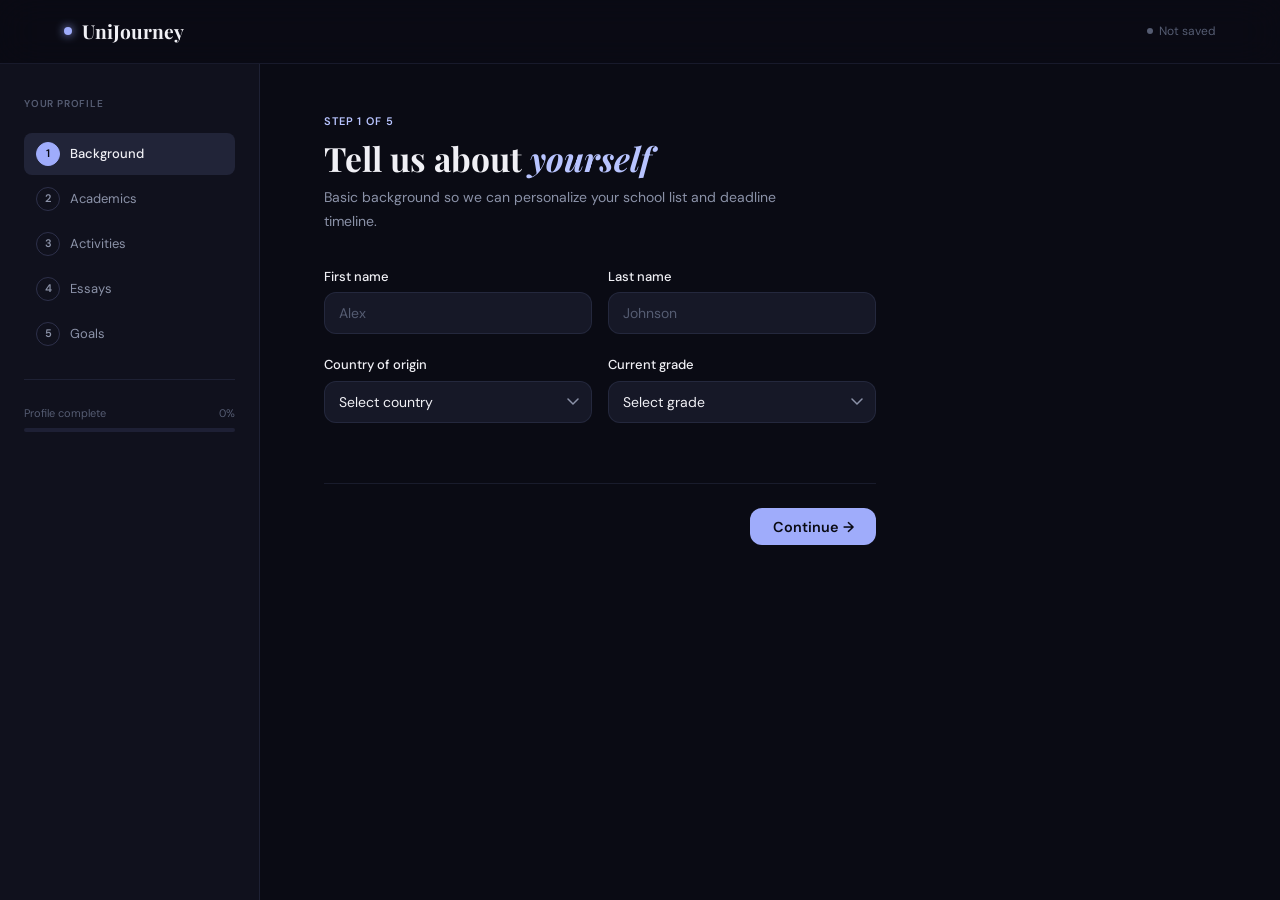
<file: profile.html>
<!DOCTYPE html>
<html lang="en">
<head>
<meta charset="UTF-8"/>
<meta name="viewport" content="width=device-width, initial-scale=1.0"/>
<title>UniJourney — Build Your Profile</title>
<link rel="preconnect" href="https://fonts.googleapis.com"/>
<link rel="preconnect" href="https://fonts.gstatic.com" crossorigin/>
<link href="https://fonts.googleapis.com/css2?family=Playfair+Display:ital,wght@0,500;0,700;1,500&family=DM+Sans:opsz,wght@9..40,300;9..40,400;9..40,500;9..40,600&display=swap" rel="stylesheet"/>
<link rel="stylesheet" href="style.css"/>
<style>
.page-layout {
  display: grid;
  grid-template-columns: 260px 1fr;
  min-height: calc(100vh - 64px);
}

/* ── Sidebar ─────────────────── */
.sidebar {
  background: var(--bg2);
  border-right: 1px solid var(--border);
  padding: 2rem 1.5rem;
  position: sticky; top: 64px;
  height: calc(100vh - 64px);
  overflow-y: auto;
}
.sidebar-title {
  font-size: 10px; font-weight: 600;
  text-transform: uppercase; letter-spacing: .08em;
  color: var(--slate-dim); margin-bottom: 1.25rem;
}
.step-nav { list-style: none; display: flex; flex-direction: column; gap: 3px; }
.step-nav-item {
  display: flex; align-items: center; gap: 10px;
  padding: 9px 12px; border-radius: 8px;
  cursor: pointer; transition: background .15s;
}
.step-nav-item:hover { background: rgba(159,172,251,0.06); }
.step-nav-item.active { background: var(--pri-dim); }
.step-nav-item.done .sni-circle { background: var(--green); border-color: var(--green); color: #fff; }
.step-nav-item.active .sni-circle { background: var(--pri); border-color: var(--pri); color: #0A0B14; }
.sni-circle {
  width: 24px; height: 24px; border-radius: 50%;
  border: 1px solid var(--border-mid);
  display: flex; align-items: center; justify-content: center;
  font-size: 11px; font-weight: 600; color: var(--slate);
  flex-shrink: 0; transition: all .2s;
}
.sni-label { font-size: 13px; color: var(--slate); transition: color .15s; }
.step-nav-item.active .sni-label { color: var(--white); font-weight: 500; }
.sidebar-divider { height: 1px; background: var(--border); margin: 1.5rem 0; }
.completeness-label {
  font-size: 11px; color: var(--slate-dim);
  display: flex; justify-content: space-between; margin-bottom: 6px;
}
.completeness-track {
  height: 4px; background: var(--bg4); border-radius: 2px; overflow: hidden;
}
.completeness-fill {
  height: 100%; background: var(--pri);
  border-radius: 2px; transition: width .4s ease; width: 0%;
}

/* ── Main content ────────────── */
.main-content {
  padding: 3rem clamp(2rem, 5vw, 4rem);
  max-width: 680px;
}
.step-panel { display: none; }
.step-panel.active { display: block; }
.step-eyebrow { font-size: 11px; font-weight: 600; text-transform: uppercase; letter-spacing: .08em; color: var(--pri-soft); margin-bottom: .5rem; }
.step-title { font-family: 'Playfair Display', serif; font-size: clamp(1.6rem, 3vw, 2.1rem); font-weight: 700; color: var(--white); margin-bottom: .5rem; }
.step-title em { font-style: italic; color: var(--pri-soft); }
.step-desc { font-size: 14px; color: var(--slate); line-height: 1.7; margin-bottom: 2rem; max-width: 500px; }
.form-section { font-size: 10px; font-weight: 600; text-transform: uppercase; letter-spacing: .08em; color: var(--slate-dim); padding-bottom: .5rem; border-bottom: 1px solid var(--border); margin: 2rem 0 1.25rem; }
.step-actions {
  display: flex; justify-content: space-between; align-items: center;
  margin-top: 2.5rem; padding-top: 1.5rem; border-top: 1px solid var(--border);
}

/* ── Activity rows ───────────── */
.activity-list { display: flex; flex-direction: column; gap: 8px; margin-bottom: 12px; }
.activity-row {
  background: var(--bg3); border: 1px solid var(--border);
  border-radius: 10px; padding: 10px 14px;
  display: grid; grid-template-columns: 1fr 1fr 90px 32px; gap: 8px; align-items: center;
}
.activity-row input, .activity-row select {
  font-family: 'DM Sans', sans-serif; font-size: 13px;
  background: var(--bg4); color: var(--white);
  border: 1px solid var(--border); border-radius: 6px;
  padding: 7px 10px; outline: none; width: 100%;
  transition: border-color .2s;
}
.activity-row input:focus, .activity-row select:focus { border-color: var(--pri); }
.activity-row select {
  background-image: url("data:image/svg+xml,%3Csvg xmlns='http://www.w3.org/2000/svg' width='10' height='6' viewBox='0 0 10 6'%3E%3Cpath d='M1 1l4 4 4-4' stroke='%238B92A8' stroke-width='1.5' fill='none' stroke-linecap='round'/%3E%3C/svg%3E");
  background-repeat: no-repeat; background-position: right 8px center;
  padding-right: 26px; appearance: none; cursor: pointer;
}
.del-btn {
  background: none; border: none; cursor: pointer;
  color: var(--slate-dim); font-size: 18px; line-height: 1;
  display: flex; align-items: center; justify-content: center;
  transition: color .15s; border-radius: 4px;
}
.del-btn:hover { color: var(--red); }
.add-btn {
  display: inline-flex; align-items: center; gap: 6px;
  font-size: 13px; font-weight: 500; color: var(--pri-soft);
  cursor: pointer; background: none; border: none;
  font-family: 'DM Sans', sans-serif; padding: 4px 0; transition: color .15s;
}
.add-btn:hover { color: var(--pri); }
.word-counter { font-size: 11px; color: var(--slate-dim); text-align: right; margin-top: 4px; }
.word-counter.over { color: var(--red); }
.info-box {
  background: var(--bg3); border: 1px solid var(--border);
  border-left: 3px solid var(--pri); border-radius: 0 8px 8px 0;
  padding: 12px 14px; font-size: 13px; color: var(--slate);
  line-height: 1.65; margin-bottom: 1.25rem;
}

/* ── Finish screen ───────────── */
.finish-wrap { text-align: center; padding: 4rem 1rem; }
.finish-icon {
  width: 64px; height: 64px; border-radius: 50%;
  background: var(--green-dim); margin: 0 auto 1.5rem;
  display: flex; align-items: center; justify-content: center;
}
.finish-icon svg { width: 28px; height: 28px; stroke: var(--green); fill: none; stroke-width: 2; stroke-linecap: round; stroke-linejoin: round; }
.finish-chips { display: flex; flex-wrap: wrap; gap: 8px; justify-content: center; margin: 1.5rem 0 2rem; }
.finish-chip { background: var(--bg3); border: 1px solid var(--border); border-radius: 8px; padding: 6px 14px; font-size: 13px; color: var(--slate); }
.save-status { font-size: 12px; color: var(--slate-dim); display: flex; align-items: center; gap: 6px; }
.save-dot { width: 6px; height: 6px; border-radius: 50%; background: var(--green); }

@media (max-width: 768px) {
  .page-layout { grid-template-columns: 1fr; }
  .sidebar { display: none; }
  .main-content { padding: 2rem 1.25rem; }
  .activity-row { grid-template-columns: 1fr 32px; grid-template-rows: auto auto auto; }
}
</style>
</head>
<body>

<nav>
  <a href="index.html" class="logo"><span class="logo-dot"></span>UniJourney</a>
  <div class="save-status" id="saveStatus">
    <span class="save-dot" id="saveDot" style="background:var(--slate-dim)"></span>
    <span id="saveText">Not saved</span>
  </div>
</nav>

<div class="page-layout">
  <aside class="sidebar">
    <div class="sidebar-title">Your profile</div>
    <ul class="step-nav" id="stepNav">
      <li class="step-nav-item active" onclick="goToStep(0)"><div class="sni-circle">1</div><span class="sni-label">Background</span></li>
      <li class="step-nav-item" onclick="goToStep(1)"><div class="sni-circle">2</div><span class="sni-label">Academics</span></li>
      <li class="step-nav-item" onclick="goToStep(2)"><div class="sni-circle">3</div><span class="sni-label">Activities</span></li>
      <li class="step-nav-item" onclick="goToStep(3)"><div class="sni-circle">4</div><span class="sni-label">Essays</span></li>
      <li class="step-nav-item" onclick="goToStep(4)"><div class="sni-circle">5</div><span class="sni-label">Goals</span></li>
    </ul>
    <div class="sidebar-divider"></div>
    <div class="completeness-label">
      <span>Profile complete</span><span id="completeNum">0%</span>
    </div>
    <div class="completeness-track">
      <div class="completeness-fill" id="completeFill"></div>
    </div>
  </aside>

  <main class="main-content">

    <!-- Step 0: Background -->
    <div class="step-panel active" id="panel-0">
      <p class="step-eyebrow">Step 1 of 5</p>
      <h1 class="step-title">Tell us about <em>yourself</em></h1>
      <p class="step-desc">Basic background so we can personalize your school list and deadline timeline.</p>
      <div class="grid-2">
        <div class="field"><label>First name</label><input id="firstName" placeholder="Alex"/></div>
        <div class="field"><label>Last name</label><input id="lastName" placeholder="Johnson"/></div>
      </div>
      <div class="grid-2">
        <div class="field">
          <label>Country of origin</label>
          <select id="country">
            <option value="">Select country</option>
            <option>Kazakhstan</option><option>China</option><option>India</option>
            <option>South Korea</option><option>Russia</option><option>Ukraine</option>
            <option>Turkey</option><option>Brazil</option><option>Nigeria</option>
            <option>Pakistan</option><option>Bangladesh</option><option>Vietnam</option>
            <option>Mexico</option><option>Canada</option><option>Other</option>
          </select>
        </div>
        <div class="field">
          <label>Current grade</label>
          <select id="grade">
            <option value="">Select grade</option>
            <option>9th Grade</option><option>10th Grade</option>
            <option>11th Grade</option><option>12th Grade</option>
          </select>
        </div>
      </div>
      <div class="step-actions">
        <span></span>
        <button class="btn btn-primary" onclick="nextStep()">Continue →</button>
      </div>
    </div>

    <!-- Step 1: Academics -->
    <div class="step-panel" id="panel-1">
      <p class="step-eyebrow">Step 2 of 5</p>
      <h1 class="step-title">Your <em>academic</em> profile</h1>
      <p class="step-desc">Enter your scores. If you haven't taken a test yet, leave it blank — we'll still calculate your chances test-optionally.</p>
      <div class="form-section">Test scores</div>
      <div class="grid-2">
        <div class="field"><label>SAT score</label><div class="hint">Out of 1600</div><input type="number" id="sat" placeholder="e.g. 1380" min="400" max="1600"/></div>
        <div class="field"><label>ACT score</label><div class="hint">Out of 36</div><input type="number" id="act" placeholder="e.g. 31" min="1" max="36"/></div>
      </div>
      <div class="form-section">Academic record</div>
      <div class="grid-2">
        <div class="field"><label>GPA (unweighted)</label><div class="hint">Out of 4.0</div><input type="number" id="gpa" placeholder="e.g. 3.7" min="0" max="4.0" step="0.1"/></div>
        <div class="field">
          <label>Grading scale</label>
          <select id="gradingScale">
            <option>4.0 (US standard)</option>
            <option>5.0 scale</option>
            <option>100-point scale</option>
            <option>Letter grades</option>
            <option>IB points</option>
          </select>
        </div>
      </div>
      <div class="form-section">English proficiency</div>
      <div class="grid-2">
        <div class="field"><label>IELTS score</label><div class="hint">Overall band score</div><input type="number" id="ielts" placeholder="e.g. 7.0" min="0" max="9" step="0.5"/></div>
        <div class="field"><label>TOEFL score</label><div class="hint">iBT total score</div><input type="number" id="toefl" placeholder="e.g. 105" min="0" max="120"/></div>
      </div>
      <div class="info-box">If you are a native English speaker or attend an English-medium school, you may be exempt from IELTS/TOEFL. Check each school's policy individually.</div>
      <div class="step-actions">
        <button class="btn btn-ghost" onclick="prevStep()">← Back</button>
        <button class="btn btn-primary" onclick="nextStep()">Continue →</button>
      </div>
    </div>

    <!-- Step 2: Activities -->
    <div class="step-panel" id="panel-2">
      <p class="step-eyebrow">Step 3 of 5</p>
      <h1 class="step-title">Extracurricular <em>activities</em></h1>
      <p class="step-desc">List clubs, competitions, volunteering, sports, research, or work. Up to 8 activities. The more detail, the better your EC score.</p>
      <div class="activity-list" id="activityList"></div>
      <button class="add-btn" onclick="addActivity()">+ Add activity</button>
      <div class="step-actions">
        <button class="btn btn-ghost" onclick="prevStep()">← Back</button>
        <button class="btn btn-primary" onclick="nextStep()">Continue →</button>
      </div>
    </div>

    <!-- Step 3: Essays -->
    <div class="step-panel" id="panel-3">
      <p class="step-eyebrow">Step 4 of 5</p>
      <h1 class="step-title">Personal <em>statement</em></h1>
      <p class="step-desc">Paste your CommonApp essay or a draft. We use this to score your essay quality as part of the chance calculation. Aim for 500–650 words.</p>
      <div class="field">
        <label>Personal statement</label>
        <div class="hint">CommonApp essay — 650 word limit</div>
        <textarea id="personalStatement" rows="12" placeholder="Paste your personal statement here..." oninput="countWords('personalStatement','psCount',650)"></textarea>
        <div class="word-counter" id="psCount">0 / 650 words</div>
      </div>
      <div class="field">
        <label>Why this major? <span style="color:var(--slate-dim);font-weight:400;">(optional)</span></label>
        <textarea id="whyMajor" rows="4" placeholder="Why do you want to study your intended major?" oninput="countWords('whyMajor','wmCount',300)"></textarea>
        <div class="word-counter" id="wmCount">0 / 300 words</div>
      </div>
      <div class="step-actions">
        <button class="btn btn-ghost" onclick="prevStep()">← Back</button>
        <button class="btn btn-primary" onclick="nextStep()">Continue →</button>
      </div>
    </div>

    <!-- Step 4: Goals -->
    <div class="step-panel" id="panel-4">
      <p class="step-eyebrow">Step 5 of 5 — Last one!</p>
      <h1 class="step-title">Goals & <em>preferences</em></h1>
      <p class="step-desc">Help us filter your school list by what matters most to you.</p>
      <div class="field">
        <label>Intended major</label>
        <select id="major">
          <option value="">Select area of study</option>
          <option>Computer Science / Software Engineering</option>
          <option>Electrical / Computer Engineering</option>
          <option>Mechanical / Civil / Aerospace Engineering</option>
          <option>Business / Finance / Economics</option>
          <option>Data Science / AI / Machine Learning</option>
          <option>Biology / Pre-Med / Public Health</option>
          <option>Mathematics / Statistics</option>
          <option>Physics / Chemistry</option>
          <option>Political Science / International Relations</option>
          <option>Psychology / Cognitive Science</option>
          <option>Arts & Design</option>
          <option>Undecided / Liberal Arts</option>
        </select>
      </div>
      <div class="field">
        <label>Annual budget (tuition)</label>
        <select id="budget">
          <option value="">Select budget range</option>
          <option>Under $20,000 / year</option>
          <option>$20,000 – $40,000 / year</option>
          <option>$40,000 – $60,000 / year</option>
          <option>$60,000+ / year (any cost)</option>
        </select>
      </div>
      <div class="field">
        <label>Application timeline</label>
        <select id="timeline">
          <option value="">When are you applying?</option>
          <option>Fall 2025 (this cycle)</option>
          <option>Fall 2026 (next cycle)</option>
          <option>Fall 2027</option>
          <option>Just exploring</option>
        </select>
      </div>
      <div class="field">
        <label>Preferred location</label>
        <div class="chip-group" id="locationGroup">
          <div class="chip" onclick="toggleChip(this,'location')">Northeast</div>
          <div class="chip" onclick="toggleChip(this,'location')">West Coast</div>
          <div class="chip" onclick="toggleChip(this,'location')">South</div>
          <div class="chip" onclick="toggleChip(this,'location')">Midwest</div>
          <div class="chip selected" onclick="toggleChip(this,'location')">No preference</div>
        </div>
      </div>
      <div class="step-actions">
        <button class="btn btn-ghost" onclick="prevStep()">← Back</button>
        <button class="btn btn-primary" id="finishBtn" onclick="finish()">Calculate my chances →</button>
      </div>
    </div>

    <!-- Finish -->
    <div class="step-panel" id="panel-finish">
      <div class="finish-wrap">
        <div class="finish-icon">
          <svg viewBox="0 0 24 24"><polyline points="20 6 9 17 4 12"/></svg>
        </div>
        <h2 class="step-title" style="text-align:center;">Profile <em>saved!</em></h2>
        <p class="step-desc" style="text-align:center;margin:0 auto 0;">Your data is stored and your personalized school list is ready.</p>
        <div class="finish-chips" id="summaryChips"></div>
        <div style="display:flex;gap:12px;justify-content:center;flex-wrap:wrap;">
          <a href="results.html" class="btn btn-primary btn-lg">See my school list →</a>
          <button class="btn btn-ghost" onclick="goToStep(0)">Edit profile</button>
        </div>
      </div>
    </div>

  </main>
</div>

<div id="toast"></div>

<script src="api.js"></script>
<script>
const TOTAL_STEPS = 5;
let currentStep = 0;

const state = {
  firstName:'',lastName:'',country:'',grade:'',
  sat:null,act:null,gpa:null,ielts:null,toefl:null,gradingScale:'',
  activities:[{name:'',role:'',years:'1'}],
  personalStatement:'',whyMajor:'',
  major:'',budget:'',timeline:'',
};

// ── Navigation ──────────────────
function goToStep(n) {
  if (n > currentStep + 1) return;
  autosave();
  showStep(n);
}
function nextStep() { autosave(); showStep(currentStep + 1); }
function prevStep() { autosave(); showStep(currentStep - 1); }

function showStep(n) {
  document.querySelectorAll('.step-panel').forEach(p => p.classList.remove('active'));
  document.getElementById(`panel-${n}`).classList.add('active');
  document.querySelectorAll('.step-nav-item').forEach((item, i) => {
    item.classList.remove('active','done');
    const circle = item.querySelector('.sni-circle');
    if (i < n)       { item.classList.add('done');   circle.textContent = '✓'; }
    else if (i === n){ item.classList.add('active');  circle.textContent = i+1; }
    else               circle.textContent = i+1;
  });
  currentStep = n;
  window.scrollTo({ top: 0, behavior: 'smooth' });
}

async function finish() {
  autosave();
  document.getElementById('finishBtn').disabled = true;
  document.getElementById('finishBtn').textContent = 'Saving...';
  await persistProfile();
  document.querySelectorAll('.step-panel').forEach(p => p.classList.remove('active'));
  document.getElementById('panel-finish').classList.add('active');
  document.querySelectorAll('.step-nav-item').forEach(item => {
    item.classList.remove('active'); item.classList.add('done');
    item.querySelector('.sni-circle').textContent = '✓';
  });
  const chips = [
    state.country || '—',
    state.gpa ? `GPA ${state.gpa}` : 'No GPA',
    state.sat ? `SAT ${state.sat}` : state.act ? `ACT ${state.act}` : 'No test score',
    state.major ? state.major.split('/')[0].trim() : 'Undecided',
    `${state.activities.filter(a=>a.name).length} activities`,
  ];
  document.getElementById('summaryChips').innerHTML = chips.map(c => `<div class="finish-chip">${c}</div>`).join('');
  toast('Profile saved!', 'success');
  window.scrollTo({ top: 0, behavior: 'smooth' });
}

// ── Persist to backend ──────────
async function persistProfile() {
  try {
    await saveProfile({
      first_name: state.firstName,
      country: state.country,
      grade: state.grade,
      sat: state.sat ? parseInt(state.sat) : null,
      act: state.act ? parseInt(state.act) : null,
      gpa: state.gpa ? parseFloat(state.gpa) : null,
      ielts: state.ielts ? parseFloat(state.ielts) : null,
      major: state.major,
      activities: state.activities.filter(a=>a.name).map(a=>`${a.name}${a.role ? ' — '+a.role : ''}`),
      essay: state.personalStatement,
    });
    setSaveStatus('saved','Saved to server');
  } catch(e) {
    // Fall back to localStorage
    localStorage.setItem('uj_profile_local', JSON.stringify(state));
    setSaveStatus('warn','Saved locally');
  }
}

function autosave() {
  collectFields();
  updateCompleteness();
  localStorage.setItem('uj_profile_local', JSON.stringify(state));
}

function setSaveStatus(type, msg) {
  const dot = document.getElementById('saveDot');
  document.getElementById('saveText').textContent = msg;
  dot.style.background = type === 'saved' ? 'var(--green)' : type === 'warn' ? 'var(--amber)' : 'var(--slate-dim)';
}

function collectFields() {
  const ids = ['firstName','lastName','country','grade','sat','act','gpa','ielts','toefl','gradingScale','personalStatement','whyMajor','major','budget','timeline'];
  ids.forEach(id => { const el = document.getElementById(id); if (el) state[id] = el.value || null; });
}

function updateCompleteness() {
  const checks = [state.firstName, state.country, state.grade, state.gpa||state.sat, state.activities.some(a=>a.name), state.personalStatement&&state.personalStatement.length>50, state.major, state.budget];
  const pct = Math.round(checks.filter(Boolean).length / checks.length * 100);
  document.getElementById('completeFill').style.width = pct + '%';
  document.getElementById('completeNum').textContent = pct + '%';
}

// ── Load saved ──────────────────
async function loadSaved() {
  let saved = null;
  try {
    saved = await loadProfile();
  } catch {}
  if (!saved) {
    const local = localStorage.getItem('uj_profile_local');
    if (local) saved = JSON.parse(local);
  }
  if (!saved) return;
  const map = {first_name:'firstName',last_name:'lastName'};
  Object.keys(saved).forEach(k => {
    const field = map[k] || k;
    if (state.hasOwnProperty(field) && saved[k] !== null) state[field] = saved[k];
    const el = document.getElementById(field);
    if (el && saved[k] !== null) el.value = saved[k];
  });
  if (saved.activities && Array.isArray(saved.activities)) {
    state.activities = saved.activities.map(a => {
      const parts = a.split(' — ');
      return { name: parts[0]||'', role: parts[1]||'', years:'1' };
    });
    renderActivities();
  }
  countWords('personalStatement','psCount',650);
  countWords('whyMajor','wmCount',300);
  updateCompleteness();
  setSaveStatus('saved','Loaded from server');
}

// ── Activities ──────────────────
function renderActivities() {
  const list = document.getElementById('activityList');
  list.innerHTML = state.activities.map((a, i) => `
    <div class="activity-row">
      <input placeholder="Activity (e.g. Math Olympiad)" value="${esc(a.name)}" oninput="state.activities[${i}].name=this.value;autosave()"/>
      <input placeholder="Role (e.g. Team Captain)" value="${esc(a.role)}" oninput="state.activities[${i}].role=this.value;autosave()"/>
      <select onchange="state.activities[${i}].years=this.value;autosave()">
        ${['1 yr','2 yrs','3 yrs','4+ yrs'].map((y,yi) => `<option value="${yi+1}" ${a.years==yi+1?'selected':''}>${y}</option>`).join('')}
      </select>
      <button class="del-btn" onclick="removeActivity(${i})" title="Remove">×</button>
    </div>`).join('');
}

function addActivity() {
  if (state.activities.length >= 8) return;
  state.activities.push({ name:'', role:'', years:'1' });
  renderActivities();
}
function removeActivity(i) {
  if (state.activities.length <= 1) return;
  state.activities.splice(i, 1);
  renderActivities();
  autosave();
}
function esc(s) { return (s||'').replace(/&/g,'&amp;').replace(/"/g,'&quot;').replace(/</g,'&lt;'); }

// ── Chips ───────────────────────
function toggleChip(el, group) {
  el.classList.toggle('selected');
}

// ── Word counter ────────────────
function countWords(inputId, counterId, max) {
  const el = document.getElementById(inputId);
  const counter = document.getElementById(counterId);
  if (!el||!counter) return;
  const words = el.value.trim().split(/\s+/).filter(Boolean).length;
  counter.textContent = `${words} / ${max} words`;
  counter.classList.toggle('over', words > max);
}

// ── Init ────────────────────────
renderActivities();
loadSaved();
</script>
</body>
</html>
</file>
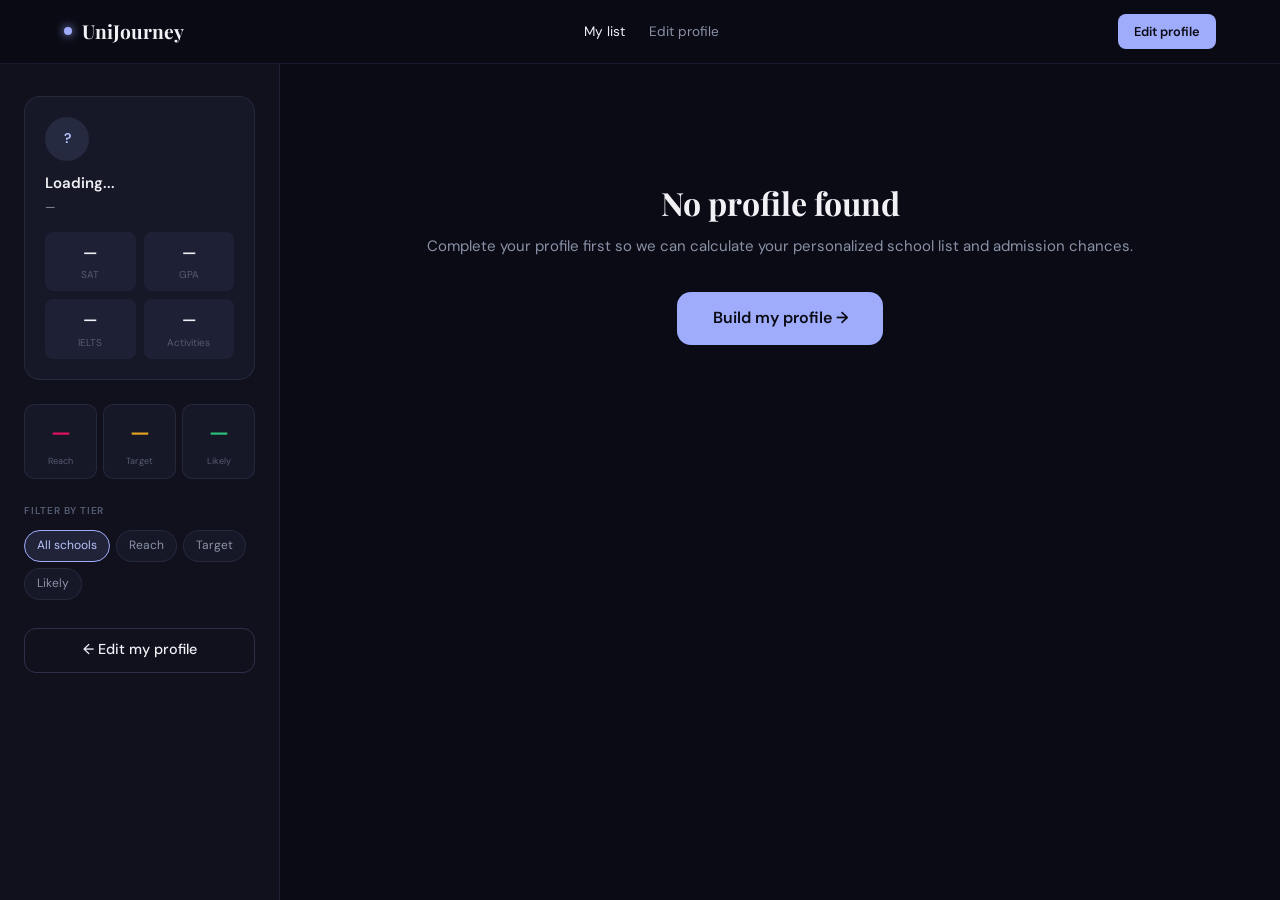
<file: results.html>
<!DOCTYPE html>
<html lang="en">
<head>
<meta charset="UTF-8"/>
<meta name="viewport" content="width=device-width, initial-scale=1.0"/>
<title>UniJourney — Your School List</title>
<link rel="preconnect" href="https://fonts.googleapis.com"/>
<link rel="preconnect" href="https://fonts.gstatic.com" crossorigin/>
<link href="https://fonts.googleapis.com/css2?family=Playfair+Display:ital,wght@0,500;0,700;1,500&family=DM+Sans:opsz,wght@9..40,300;9..40,400;9..40,500;9..40,600&display=swap" rel="stylesheet"/>
<link rel="stylesheet" href="style.css"/>
<style>
.results-layout {
  display: grid;
  grid-template-columns: 280px 1fr;
  min-height: calc(100vh - 64px);
}

/* ── Left panel: profile + filters ─── */
.left-panel {
  background: var(--bg2);
  border-right: 1px solid var(--border);
  padding: 2rem 1.5rem;
  position: sticky; top: 64px;
  height: calc(100vh - 64px);
  overflow-y: auto;
}
.profile-card {
  background: var(--bg3); border: 1px solid var(--border);
  border-radius: var(--radius-lg); padding: 1.25rem; margin-bottom: 1.5rem;
}
.profile-avatar {
  width: 44px; height: 44px; border-radius: 50%;
  background: var(--pri-dim); display: flex;
  align-items: center; justify-content: center;
  font-size: 14px; font-weight: 600; color: var(--pri-soft);
  margin-bottom: 10px;
}
.profile-name { font-size: 15px; font-weight: 600; color: var(--white); }
.profile-sub  { font-size: 12px; color: var(--slate); margin-top: 2px; margin-bottom: 14px; }
.stats-grid { display: grid; grid-template-columns: 1fr 1fr; gap: 8px; }
.stat-box {
  background: var(--bg4); border-radius: 8px;
  padding: 8px 10px; text-align: center;
}
.stat-val { font-size: 16px; font-weight: 600; color: var(--white); }
.stat-lbl { font-size: 10px; color: var(--slate-dim); margin-top: 1px; }

.filter-section { margin-top: 1.5rem; }
.filter-label {
  font-size: 10px; font-weight: 600;
  text-transform: uppercase; letter-spacing: .08em;
  color: var(--slate-dim); margin-bottom: 10px;
}
.filter-chips { display: flex; flex-wrap: wrap; gap: 6px; }
.f-chip {
  padding: 5px 12px; border-radius: 20px;
  border: 1px solid var(--border); background: var(--bg3);
  font-size: 12px; color: var(--slate);
  cursor: pointer; transition: all .15s;
}
.f-chip:hover { border-color: var(--border-mid); color: var(--white); }
.f-chip.on { background: var(--pri-dim); border-color: var(--pri); color: var(--pri-soft); }

.summary-boxes { display: grid; grid-template-columns: 1fr 1fr 1fr; gap: 6px; margin-bottom: 1.5rem; }
.sum-box { background: var(--bg3); border: 1px solid var(--border); border-radius: 10px; padding: 10px 8px; text-align: center; }
.sum-n { font-size: 22px; font-weight: 600; }
.sum-l { font-size: 9px; color: var(--slate-dim); margin-top: 2px; }

/* ── Right panel: school cards ─── */
.right-panel { padding: 2.5rem clamp(1.5rem, 4vw, 3rem); }
.results-header { margin-bottom: 1.5rem; }
.results-header h1 { font-family: 'Playfair Display', serif; font-size: 1.8rem; font-weight: 700; color: var(--white); }
.results-header h1 em { font-style: italic; color: var(--pri-soft); }
.results-count { font-size: 13px; color: var(--slate); margin-top: 4px; }

.school-card {
  background: var(--bg2); border: 1px solid var(--border);
  border-radius: var(--radius-lg); margin-bottom: 10px;
  overflow: hidden; transition: border-color .2s; cursor: pointer;
}
.school-card:hover { border-color: var(--border-mid); }
.school-card.reach  { border-left: 3px solid var(--red); }
.school-card.target { border-left: 3px solid var(--amber); }
.school-card.likely { border-left: 3px solid var(--green); }

.card-top {
  padding: 16px 20px;
  display: flex; justify-content: space-between; align-items: flex-start; gap: 16px;
}
.card-left { flex: 1; }
.card-name-row { display: flex; align-items: center; gap: 10px; flex-wrap: wrap; margin-bottom: 3px; }
.card-name { font-size: 15px; font-weight: 600; color: var(--white); }
.card-location { font-size: 12px; color: var(--slate-dim); margin-bottom: 10px; }
.insights { display: flex; gap: 6px; flex-wrap: wrap; }
.ins-pill { font-size: 11px; padding: 3px 8px; border-radius: 5px; }
.ip-good { background: var(--green-dim); color: var(--green); }
.ip-warn { background: var(--amber-dim); color: var(--amber); }
.ip-info { background: var(--pri-dim);   color: var(--pri-soft); }

.card-right { text-align: right; flex-shrink: 0; }
.card-pct { font-size: 28px; font-weight: 700; line-height: 1; }
.card-pct-label { font-size: 11px; color: var(--slate-dim); margin-top: 2px; }

.card-bar { height: 3px; background: var(--bg4); margin: 0 20px 0; border-radius: 2px; overflow: hidden; }
.card-bar-fill { height: 100%; border-radius: 2px; transition: width .8s ease; }

.card-metrics {
  display: flex; gap: 0; padding: 10px 20px 14px;
  border-top: 1px solid var(--border);
}
.cm-item { flex: 1; text-align: center; }
.cm-item + .cm-item { border-left: 1px solid var(--border); }
.cm-val { font-size: 12px; font-weight: 500; color: var(--white); }
.cm-lbl { font-size: 10px; color: var(--slate-dim); margin-top: 2px; }
.cm-bar { height: 2px; background: var(--bg4); border-radius: 1px; margin: 4px 8px 0; overflow: hidden; }
.cm-bar-fill { height: 100%; border-radius: 1px; }

.card-expand { display: none; border-top: 1px solid var(--border); padding: 16px 20px 20px; }
.school-card.open .card-expand { display: block; }
.expand-grid { display: grid; grid-template-columns: 1fr 1fr; gap: 16px; margin-bottom: 14px; }
.expand-block label { font-size: 10px; font-weight: 600; text-transform: uppercase; letter-spacing: .07em; color: var(--slate-dim); display: block; margin-bottom: 5px; }
.expand-block p { font-size: 13px; color: var(--slate); line-height: 1.65; }
.expand-block p strong { color: var(--white); font-weight: 500; }
.expand-actions { display: flex; gap: 8px; flex-wrap: wrap; margin-top: 14px; }

.no-profile-state { text-align: center; padding: 5rem 2rem; }
.no-profile-state h2 { font-family: 'Playfair Display', serif; font-size: 2rem; color: var(--white); margin-bottom: .75rem; }
.no-profile-state p { color: var(--slate); margin-bottom: 2rem; line-height: 1.7; }

@media (max-width: 900px) {
  .results-layout { grid-template-columns: 1fr; }
  .left-panel { display: none; }
}
@media (max-width: 600px) {
  .expand-grid { grid-template-columns: 1fr; }
}
</style>
</head>
<body>

<nav>
  <a href="index.html" class="logo"><span class="logo-dot"></span>UniJourney</a>
  <ul class="nav-links">
    <li><a href="results.html" style="color:var(--white);">My list</a></li>
    <li><a href="profile.html">Edit profile</a></li>
  </ul>
  <a href="profile.html" class="btn btn-primary btn-sm">Edit profile</a>
</nav>

<div class="results-layout">

  <!-- Left: profile summary + filters -->
  <aside class="left-panel" id="leftPanel">
    <div class="profile-card">
      <div class="profile-avatar" id="profileAvatar">?</div>
      <div class="profile-name" id="profileName">Loading...</div>
      <div class="profile-sub"  id="profileSub">—</div>
      <div class="stats-grid">
        <div class="stat-box"><div class="stat-val" id="statSat">—</div><div class="stat-lbl">SAT</div></div>
        <div class="stat-box"><div class="stat-val" id="statGpa">—</div><div class="stat-lbl">GPA</div></div>
        <div class="stat-box"><div class="stat-val" id="statIelts">—</div><div class="stat-lbl">IELTS</div></div>
        <div class="stat-box"><div class="stat-val" id="statActs">—</div><div class="stat-lbl">Activities</div></div>
      </div>
    </div>

    <div class="summary-boxes">
      <div class="sum-box"><div class="sum-n reach" id="cntReach">—</div><div class="sum-l">Reach</div></div>
      <div class="sum-box"><div class="sum-n target" id="cntTarget">—</div><div class="sum-l">Target</div></div>
      <div class="sum-box"><div class="sum-n likely" id="cntLikely">—</div><div class="sum-l">Likely</div></div>
    </div>

    <div class="filter-section">
      <div class="filter-label">Filter by tier</div>
      <div class="filter-chips">
        <div class="f-chip on" data-f="all"    onclick="setFilter('all')">All schools</div>
        <div class="f-chip"    data-f="reach"  onclick="setFilter('reach')">Reach</div>
        <div class="f-chip"    data-f="target" onclick="setFilter('target')">Target</div>
        <div class="f-chip"    data-f="likely" onclick="setFilter('likely')">Likely</div>
      </div>
    </div>

    <div class="filter-section" style="margin-top:1.25rem;">
      <a href="profile.html" class="btn btn-ghost" style="width:100%;justify-content:center;margin-top:.5rem;">← Edit my profile</a>
    </div>
  </aside>

  <!-- Right: school list -->
  <div class="right-panel">
    <div id="pageContent">
      <div style="text-align:center;padding:4rem;color:var(--slate);">Loading your results...</div>
    </div>
  </div>
</div>

<div id="toast"></div>

<script src="api.js"></script>
<script>
let allResults = [];
let activeFilter = 'all';
let profile = null;

async function init() {
  // Load profile from server or localStorage
  profile = await loadProfile();
  if (!profile) {
    const local = localStorage.getItem('uj_profile_local');
    if (local) profile = JSON.parse(local);
  }

  if (!profile || (!profile.gpa && !profile.sat && !profile.act)) {
    document.getElementById('pageContent').innerHTML = `
      <div class="no-profile-state">
        <h2>No profile found</h2>
        <p>Complete your profile first so we can calculate your personalized school list and admission chances.</p>
        <a href="profile.html" class="btn btn-primary btn-lg">Build my profile →</a>
      </div>`;
    return;
  }

  // Populate sidebar
  const initials = ((profile.first_name||'?')[0]+(profile.last_name||'?'||'')[0]||'?').toUpperCase();
  document.getElementById('profileAvatar').textContent = initials;
  document.getElementById('profileName').textContent = profile.first_name ? `${profile.first_name}` + (profile.last_name ? ` ${profile.last_name}` : '') : 'Your profile';
  document.getElementById('profileSub').textContent = [profile.grade, profile.country, profile.major].filter(Boolean).join(' · ') || 'No details yet';
  document.getElementById('statSat').textContent   = profile.sat   || (profile.act ? `ACT ${profile.act}` : '—');
  document.getElementById('statGpa').textContent   = profile.gpa   ? parseFloat(profile.gpa).toFixed(1) : '—';
  document.getElementById('statIelts').textContent = profile.ielts ? parseFloat(profile.ielts).toFixed(1) : '—';
  document.getElementById('statActs').textContent  = (profile.activities||[]).filter(Boolean).length;

  // Calculate chances
  const unis = await getUniversities();
  allResults = unis.map(uni => {
    const { final, scores } = calcChance(uni, profile);
    return { uni, final, scores, tier: getTier(final) };
  }).sort((a,b) => b.final - a.final);

  document.getElementById('cntReach').textContent  = allResults.filter(r=>r.tier==='reach').length;
  document.getElementById('cntTarget').textContent = allResults.filter(r=>r.tier==='target').length;
  document.getElementById('cntLikely').textContent = allResults.filter(r=>r.tier==='likely').length;

  renderResults();
}

function renderResults() {
  const filtered = activeFilter === 'all' ? allResults : allResults.filter(r => r.tier === activeFilter);

  const alerts = [];
  if (!profile.sat && !profile.act) alerts.push({ type:'warn', text:'<strong>No test score on file.</strong> Taking the SAT (aim 1350+) could move you from reach to target at several schools.' });
  if (!profile.gpa) alerts.push({ type:'info', text:'<strong>GPA not entered.</strong> <a href="profile.html">Add your GPA</a> for more accurate chance scores.' });

  const alertsHtml = alerts.map(a => `<div class="alert alert-${a.type}"><span class="alert-dot"></span><div>${a.text}</div></div>`).join('');

  document.getElementById('pageContent').innerHTML = `
    <div class="results-header">
      <h1>Your <em>personalized</em> school list</h1>
      <div class="results-count" id="resultsCount">${filtered.length} schools · sorted by your chance</div>
    </div>
    ${alertsHtml}
    <div id="schoolList"></div>
    <p style="font-size:12px;color:var(--slate-dim);margin-top:2rem;line-height:1.6;">
      Chance scores are estimates based on your profile, historical data, and Common Data Set reports.
      Actual admission depends on essays, recommendations, and factors not captured here.
    </p>`;

  renderCards();
}

function renderCards() {
  const filtered = activeFilter === 'all' ? allResults : allResults.filter(r => r.tier === activeFilter);
  document.getElementById('resultsCount').textContent = `${filtered.length} schools · sorted by your chance`;

  document.getElementById('schoolList').innerHTML = filtered.map(r => {
    const u = r.uni;
    const tc = r.tier === 'reach' ? 'var(--red)' : r.tier === 'target' ? 'var(--amber)' : 'var(--green)';
    const insights = [
      u.acceptance_rate < 0.15 ? {t:'ip-warn',l:'Highly selective'} : null,
      u.acceptance_rate > 0.5  ? {t:'ip-good',l:'Accessible'} : null,
      u.ielts_min <= 6.5       ? {t:'ip-good',l:'IELTS 6.5+'} : {t:'ip-warn',l:'IELTS 7.0+'},
    ].filter(Boolean).slice(0,3);

    const insHtml = insights.map(i => `<span class="ins-pill ${i.t}">${i.l}</span>`).join('');
    const metricBar = (v) => {
      const c = v>=70?'var(--green)':v>=50?'var(--amber)':'var(--red)';
      return `<div class="cm-bar"><div class="cm-bar-fill" style="width:${v}%;background:${c};"></div></div>`;
    };

    return `
    <div class="school-card ${r.tier}" id="card-${u.id}" onclick="toggleCard('${u.id}')">
      <div class="card-top">
        <div class="card-left">
          <div class="card-name-row">
            <span class="card-name">${u.name}</span>
            <span class="badge-${r.tier}">${r.tier}</span>
          </div>
          <div class="card-location">${u.city}, ${u.state} · ${u.type} · ${Math.round(u.acceptance_rate*100)}% admit rate</div>
          <div class="insights">${insHtml}</div>
        </div>
        <div class="card-right">
          <div class="card-pct" style="color:${tc};">${r.final}%</div>
          <div class="card-pct-label">your chance</div>
          <a href="university.html?id=${u.id}" class="btn btn-sm btn-ghost" style="margin-top:8px;" onclick="event.stopPropagation()">Full details →</a>
        </div>
      </div>
      <div class="card-bar"><div class="card-bar-fill" style="width:${r.final}%;background:${tc};"></div></div>
      <div class="card-metrics">
        <div class="cm-item"><div class="cm-val">${Math.round(r.scores.sat)}%</div><div class="cm-lbl">SAT/ACT</div>${metricBar(r.scores.sat)}</div>
        <div class="cm-item"><div class="cm-val">${Math.round(r.scores.gpa)}%</div><div class="cm-lbl">GPA</div>${metricBar(r.scores.gpa)}</div>
        <div class="cm-item"><div class="cm-val">${Math.round(r.scores.ielts)}%</div><div class="cm-lbl">IELTS</div>${metricBar(r.scores.ielts)}</div>
        <div class="cm-item"><div class="cm-val">${Math.round(r.scores.essay)}%</div><div class="cm-lbl">Essay</div>${metricBar(r.scores.essay)}</div>
        <div class="cm-item"><div class="cm-val">${Math.round(r.scores.ec)}%</div><div class="cm-lbl">ECs</div>${metricBar(r.scores.ec)}</div>
      </div>
      <div class="card-expand">
        <div class="expand-grid">
          <div class="expand-block"><label>Why it fits you</label><p>${u.whyFit}</p></div>
          <div class="expand-block"><label>Financial aid</label><p>${u.aidNote}</p></div>
          <div class="expand-block"><label>Median admitted</label><p><strong>GPA ${u.gpa_avg}</strong> · <strong>SAT ${(u.sat_reading_25||0)+(u.sat_math_25||0)}–${(u.sat_reading_75||0)+(u.sat_math_75||0)}</strong><br>You: GPA ${profile.gpa||'—'} · SAT ${profile.sat||'—'}</p></div>
          <div class="expand-block"><label>Key action</label><p>${u.keyAction}</p></div>
        </div>
        <div class="expand-actions">
          <a href="university.html?id=${u.id}" class="btn btn-primary btn-sm" onclick="event.stopPropagation()">Full details & radar →</a>
          <button class="btn btn-ghost btn-sm" onclick="event.stopPropagation();saveSchool('${u.id}','${u.name}',${r.final},'${r.tier}')">Save school</button>
        </div>
      </div>
    </div>`;
  }).join('');
}

function toggleCard(id) {
  document.getElementById('card-'+id).classList.toggle('open');
}

function setFilter(f) {
  activeFilter = f;
  document.querySelectorAll('.f-chip').forEach(c => c.classList.toggle('on', c.dataset.f === f));
  renderCards();
}

async function saveSchool(id, name, chance, tier) {
  try {
    await apiPost('/saved', { session_id: getSessionId(), school_id: id, school_name: name, chance, tier });
    toast(`${name} saved!`, 'success');
  } catch { toast('Could not save school', 'error'); }
}

init();
</script>
</body>
</html>
</file>
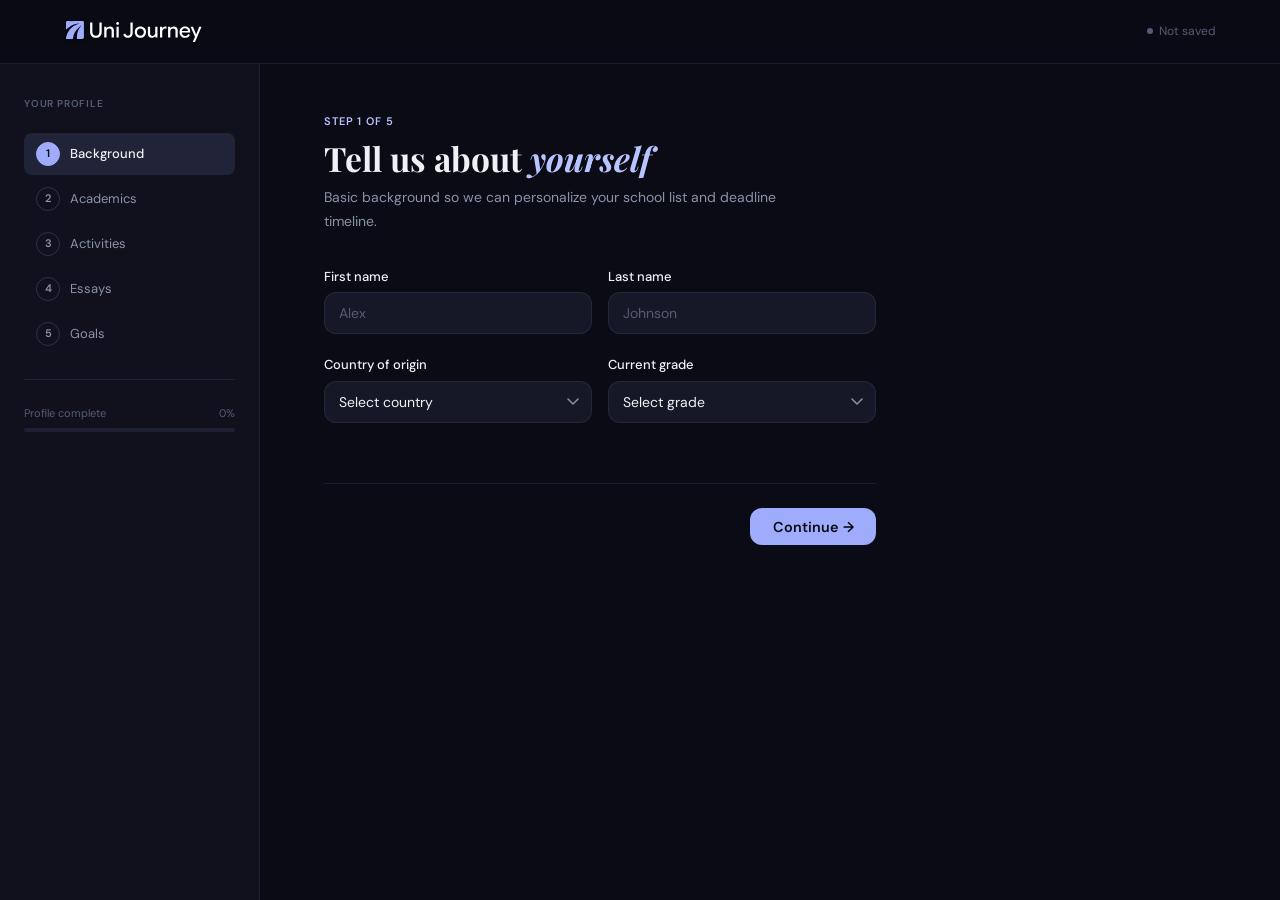
<file: frontend/profile.html>
<!DOCTYPE html>
<html lang="en">
<head>
<meta charset="UTF-8"/>
<meta name="viewport" content="width=device-width, initial-scale=1.0"/>
<title>UniJourney — Build Your Profile</title>
<link rel="preconnect" href="https://fonts.googleapis.com"/>
<link rel="preconnect" href="https://fonts.gstatic.com" crossorigin/>
<link href="https://fonts.googleapis.com/css2?family=Playfair+Display:ital,wght@0,500;0,700;1,500&family=DM+Sans:opsz,wght@9..40,300;9..40,400;9..40,500;9..40,600&display=swap" rel="stylesheet"/>
<link rel="stylesheet" href="style.css"/>
<style>
.page-layout {
  display: grid;
  grid-template-columns: 260px 1fr;
  min-height: calc(100vh - 64px);
}

/* ── Sidebar ─────────────────── */
.sidebar {
  background: var(--bg2);
  border-right: 1px solid var(--border);
  padding: 2rem 1.5rem;
  position: sticky; top: 64px;
  height: calc(100vh - 64px);
  overflow-y: auto;
}
.sidebar-title {
  font-size: 10px; font-weight: 600;
  text-transform: uppercase; letter-spacing: .08em;
  color: var(--slate-dim); margin-bottom: 1.25rem;
}
.step-nav { list-style: none; display: flex; flex-direction: column; gap: 3px; }
.step-nav-item {
  display: flex; align-items: center; gap: 10px;
  padding: 9px 12px; border-radius: 8px;
  cursor: pointer; transition: background .15s;
}
.step-nav-item:hover { background: rgba(159,172,251,0.06); }
.step-nav-item.active { background: var(--pri-dim); }
.step-nav-item.done .sni-circle { background: var(--green); border-color: var(--green); color: #fff; }
.step-nav-item.active .sni-circle { background: var(--pri); border-color: var(--pri); color: #0A0B14; }
.sni-circle {
  width: 24px; height: 24px; border-radius: 50%;
  border: 1px solid var(--border-mid);
  display: flex; align-items: center; justify-content: center;
  font-size: 11px; font-weight: 600; color: var(--slate);
  flex-shrink: 0; transition: all .2s;
}
.sni-label { font-size: 13px; color: var(--slate); transition: color .15s; }
.step-nav-item.active .sni-label { color: var(--white); font-weight: 500; }
.sidebar-divider { height: 1px; background: var(--border); margin: 1.5rem 0; }
.completeness-label {
  font-size: 11px; color: var(--slate-dim);
  display: flex; justify-content: space-between; margin-bottom: 6px;
}
.completeness-track {
  height: 4px; background: var(--bg4); border-radius: 2px; overflow: hidden;
}
.completeness-fill {
  height: 100%; background: var(--pri);
  border-radius: 2px; transition: width .4s ease; width: 0%;
}

/* ── Main content ────────────── */
.main-content {
  padding: 3rem clamp(2rem, 5vw, 4rem);
  max-width: 680px;
}
.step-panel { display: none; }
.step-panel.active { display: block; }
.step-eyebrow { font-size: 11px; font-weight: 600; text-transform: uppercase; letter-spacing: .08em; color: var(--pri-soft); margin-bottom: .5rem; }
.step-title { font-family: 'Playfair Display', serif; font-size: clamp(1.6rem, 3vw, 2.1rem); font-weight: 700; color: var(--white); margin-bottom: .5rem; }
.step-title em { font-style: italic; color: var(--pri-soft); }
.step-desc { font-size: 14px; color: var(--slate); line-height: 1.7; margin-bottom: 2rem; max-width: 500px; }
.form-section { font-size: 10px; font-weight: 600; text-transform: uppercase; letter-spacing: .08em; color: var(--slate-dim); padding-bottom: .5rem; border-bottom: 1px solid var(--border); margin: 2rem 0 1.25rem; }
.step-actions {
  display: flex; justify-content: space-between; align-items: center;
  margin-top: 2.5rem; padding-top: 1.5rem; border-top: 1px solid var(--border);
}

/* ── Activity rows ───────────── */
.activity-list { display: flex; flex-direction: column; gap: 8px; margin-bottom: 12px; }
.activity-row {
  background: var(--bg3); border: 1px solid var(--border);
  border-radius: 10px; padding: 10px 14px;
  display: grid; grid-template-columns: 1fr 1fr 90px 32px; gap: 8px; align-items: center;
}
.activity-row input, .activity-row select {
  font-family: 'DM Sans', sans-serif; font-size: 13px;
  background: var(--bg4); color: var(--white);
  border: 1px solid var(--border); border-radius: 6px;
  padding: 7px 10px; outline: none; width: 100%;
  transition: border-color .2s;
}
.activity-row input:focus, .activity-row select:focus { border-color: var(--pri); }
.activity-row select {
  background-image: url("data:image/svg+xml,%3Csvg xmlns='http://www.w3.org/2000/svg' width='10' height='6' viewBox='0 0 10 6'%3E%3Cpath d='M1 1l4 4 4-4' stroke='%238B92A8' stroke-width='1.5' fill='none' stroke-linecap='round'/%3E%3C/svg%3E");
  background-repeat: no-repeat; background-position: right 8px center;
  padding-right: 26px; appearance: none; cursor: pointer;
}
.del-btn {
  background: none; border: none; cursor: pointer;
  color: var(--slate-dim); font-size: 18px; line-height: 1;
  display: flex; align-items: center; justify-content: center;
  transition: color .15s; border-radius: 4px;
}
.del-btn:hover { color: var(--red); }
.add-btn {
  display: inline-flex; align-items: center; gap: 6px;
  font-size: 13px; font-weight: 500; color: var(--pri-soft);
  cursor: pointer; background: none; border: none;
  font-family: 'DM Sans', sans-serif; padding: 4px 0; transition: color .15s;
}
.add-btn:hover { color: var(--pri); }
.word-counter { font-size: 11px; color: var(--slate-dim); text-align: right; margin-top: 4px; }
.word-counter.over { color: var(--red); }
.info-box {
  background: var(--bg3); border: 1px solid var(--border);
  border-left: 3px solid var(--pri); border-radius: 0 8px 8px 0;
  padding: 12px 14px; font-size: 13px; color: var(--slate);
  line-height: 1.65; margin-bottom: 1.25rem;
}

/* ── Finish screen ───────────── */
.finish-wrap { text-align: center; padding: 4rem 1rem; }
.finish-icon {
  width: 64px; height: 64px; border-radius: 50%;
  background: var(--green-dim); margin: 0 auto 1.5rem;
  display: flex; align-items: center; justify-content: center;
}
.finish-icon svg { width: 28px; height: 28px; stroke: var(--green); fill: none; stroke-width: 2; stroke-linecap: round; stroke-linejoin: round; }
.finish-chips { display: flex; flex-wrap: wrap; gap: 8px; justify-content: center; margin: 1.5rem 0 2rem; }
.finish-chip { background: var(--bg3); border: 1px solid var(--border); border-radius: 8px; padding: 6px 14px; font-size: 13px; color: var(--slate); }
.save-status { font-size: 12px; color: var(--slate-dim); display: flex; align-items: center; gap: 6px; }
.save-dot { width: 6px; height: 6px; border-radius: 50%; background: var(--green); }

@media (max-width: 768px) {
  .page-layout { grid-template-columns: 1fr; }
  .sidebar { display: none; }
  .main-content { padding: 2rem 1.25rem; }
  .activity-row { grid-template-columns: 1fr 32px; grid-template-rows: auto auto auto; }
}
</style>
</head>
<body>

<nav>
  <a href="index.html" class="logo"><svg width="140" height="28" viewBox="0 0 281 56" fill="none" xmlns="http://www.w3.org/2000/svg"><g filter="url(#filter0_d_3005_5672)"><path d="M64.0304 39.6294C60.5195 39.6294 57.7009 38.5244 55.5748 36.3144C53.4487 34.1043 52.3856 31.2228 52.3856 27.6699V8.95436H56.9806V27.628C56.9806 30.0199 57.603 31.9082 58.8479 33.293C60.1068 34.6778 61.8343 35.3702 64.0304 35.3702C66.2544 35.3702 67.9889 34.6848 69.2338 33.314C70.4787 31.9432 71.1012 30.0479 71.1012 27.628V8.95436H75.6542V27.6909C75.6542 31.2998 74.6051 34.1952 72.5069 36.3773C70.4088 38.5454 67.5833 39.6294 64.0304 39.6294ZM80.7845 39V17.4309H85.1067V21.2915L84.5192 20.5991H85.2116C85.869 19.4801 86.8482 18.5639 88.149 17.8506C89.4499 17.1372 90.8137 16.7805 92.2405 16.7805C94.7163 16.7805 96.6466 17.5218 98.0314 19.0045C99.4162 20.4733 100.109 22.4945 100.109 25.0682V39H95.5975V25.9285C95.5975 24.2499 95.1919 22.9631 94.3806 22.0679C93.5833 21.1726 92.3733 20.725 90.7508 20.725C89.2121 20.725 87.9182 21.3195 86.8692 22.5085C85.8201 23.6834 85.2955 25.1242 85.2955 26.8307V39H80.7845ZM105.339 39V17.4309H109.85V39H105.339ZM107.605 13.6752C106.822 13.6752 106.15 13.4025 105.591 12.8569C105.045 12.2974 104.773 11.633 104.773 10.8637C104.773 10.0664 105.045 9.40196 105.591 8.87043C106.15 8.3389 106.822 8.07313 107.605 8.07313C108.403 8.07313 109.067 8.3389 109.598 8.87043C110.13 9.40196 110.396 10.0664 110.396 10.8637C110.396 11.633 110.13 12.2974 109.598 12.8569C109.067 13.4025 108.403 13.6752 107.605 13.6752ZM128.413 39.6294C126.888 39.6294 125.559 39.3917 124.426 38.9161C123.307 38.4405 122.314 37.7621 121.447 36.8809C120.593 35.9856 119.971 35.1184 119.579 34.2791C119.202 33.4259 119.013 32.9993 119.013 32.9993L122.811 30.985C122.811 30.985 122.971 31.2998 123.293 31.9292C123.615 32.5447 123.999 33.1182 124.447 33.6497C124.895 34.1672 125.419 34.5729 126.021 34.8666C126.636 35.1604 127.378 35.3072 128.245 35.3072C129.783 35.3072 131.014 34.8177 131.938 33.8385C132.875 32.8454 133.343 31.3977 133.343 29.4953V8.95436H137.917V29.5583C137.917 32.6775 137.036 35.1394 135.274 36.9438C133.525 38.7342 131.238 39.6294 128.413 39.6294ZM153.326 39.6294C150.067 39.6294 147.368 38.5384 145.227 36.3563C143.087 34.1742 142.017 31.4606 142.017 28.2155C142.017 24.9144 143.087 22.1867 145.227 20.0326C147.381 17.8645 150.081 16.7805 153.326 16.7805C156.571 16.7805 159.271 17.8715 161.425 20.0536C163.579 22.2217 164.656 24.9423 164.656 28.2155C164.656 31.4606 163.586 34.1742 161.446 36.3563C159.306 38.5384 156.599 39.6294 153.326 39.6294ZM153.347 35.6429C155.264 35.6429 156.886 34.9436 158.215 33.5448C159.544 32.146 160.208 30.3626 160.208 28.1945C160.208 25.9984 159.537 24.215 158.194 22.8442C156.865 21.4734 155.25 20.788 153.347 20.788C151.403 20.788 149.766 21.4804 148.438 22.8652C147.123 24.236 146.465 26.0124 146.465 28.1945C146.465 30.3626 147.123 32.146 148.438 33.5448C149.752 34.9436 151.389 35.6429 153.347 35.6429ZM176.219 39.6294C173.715 39.6294 171.771 38.8951 170.386 37.4264C169.001 35.9577 168.309 33.8945 168.309 31.2368V17.4309H172.82V30.4395C172.82 32.188 173.218 33.5238 174.016 34.447C174.813 35.3702 175.974 35.8318 177.499 35.8318C179.093 35.8318 180.422 35.2373 181.485 34.0483C182.548 32.8454 183.08 31.3837 183.08 29.6632V17.4309H187.591V39H183.29V33.8385L185.367 35.9157H183.185C182.555 37.0207 181.611 37.916 180.352 38.6013C179.107 39.2867 177.73 39.6294 176.219 39.6294ZM192.718 39V17.4309H197.019V21.3335L196.494 20.8299H197.124C197.599 19.641 198.411 18.6688 199.558 17.9135C200.719 17.1582 201.922 16.7805 203.166 16.7805C203.502 16.7805 203.859 16.8085 204.236 16.8644C204.628 16.9204 204.971 16.9973 205.265 17.0952C205.572 17.1791 205.726 17.2211 205.726 17.2211V21.6692C205.726 21.6692 205.523 21.6063 205.118 21.4804C204.726 21.3545 204.306 21.2566 203.859 21.1866C203.411 21.1167 203.034 21.0817 202.726 21.0817C201.201 21.0817 199.9 21.6692 198.823 22.8442C197.76 24.0052 197.229 25.4739 197.229 27.2503V39H192.718ZM208.905 39V17.4309H213.227V21.2915L212.639 20.5991H213.332C213.989 19.4801 214.968 18.5639 216.269 17.8506C217.57 17.1372 218.934 16.7805 220.361 16.7805C222.836 16.7805 224.767 17.5218 226.151 19.0045C227.536 20.4733 228.229 22.4945 228.229 25.0682V39H223.718V25.9285C223.718 24.2499 223.312 22.9631 222.501 22.0679C221.703 21.1726 220.493 20.725 218.871 20.725C217.332 20.725 216.038 21.3195 214.989 22.5085C213.94 23.6834 213.416 25.1242 213.416 26.8307V39H208.905ZM242.922 39.6294C239.705 39.6294 237.061 38.5594 234.991 36.4193C232.921 34.2652 231.886 31.5236 231.886 28.1945C231.886 24.9074 232.907 22.1867 234.949 20.0326C237.005 17.8645 239.593 16.7805 242.712 16.7805C245.831 16.7805 248.356 17.7387 250.286 19.655C252.231 21.5713 253.203 23.9772 253.203 26.8726V29.1177H234.278V26.0753H248.776C248.678 24.4947 248.083 23.1939 246.992 22.1728C245.915 21.1377 244.489 20.6201 242.712 20.6201C240.824 20.6201 239.278 21.3055 238.075 22.6763C236.872 24.0331 236.271 25.8585 236.271 28.1525C236.271 30.4885 236.935 32.3628 238.264 33.7756C239.593 35.1744 241.243 35.8737 243.216 35.8737C244.167 35.8737 244.985 35.7479 245.671 35.4961C246.37 35.2303 246.999 34.8666 247.559 34.405C248.118 33.9294 248.734 33.1881 249.405 32.181L252.699 34.0693C251.874 35.538 250.993 36.6501 250.056 37.4054C249.133 38.1467 248.104 38.6993 246.971 39.0629C245.852 39.4406 244.503 39.6294 242.922 39.6294ZM258.263 47.8752L263.509 36.4822L263.572 39.0629L254.088 17.4309H258.851L264.642 31.2998L265.166 32.8734H265.271L265.838 31.2788L271.377 17.4309H276.056L262.984 47.8752C262.998 47.8752 262.998 47.8752 262.984 47.8752H258.263Z" fill="white"/><g clip-path="url(#clip0_3005_5672)"><path d="M3.5 8.5813C4.34473 7.60883 4.97372 6.35749 6.3718 6.15012C16.5128 6.49907 26.9507 5.68534 37.0566 6.1444C37.914 6.18301 38.7923 6.40897 39.4381 7.00246C39.6132 7.16406 40.3039 8.60418 40.3431 8.86732C40.7017 11.3014 40.3347 15.6417 40.3431 18.306C40.3655 25.1433 40.3277 31.9864 40.3417 38.8266C40.1428 40.6471 38.7937 41.7554 37.0566 41.9084C33.6973 42.203 29.9402 41.671 26.5374 41.9113C25.9771 41.9156 25.9477 41.4265 25.9085 40.9803C25.4854 36.1108 26.7266 29.7254 28.437 25.3135C28.643 24.7815 28.94 23.8934 29.1375 23.4544C29.9318 21.6939 31.3929 19.2985 32.4996 17.734C32.6677 17.4951 34.1722 16.0207 34.3207 15.3042C34.0672 15.0725 32.2012 16.4812 31.872 16.7357C31.6128 16.936 27.2953 21.0933 25.9169 22.7408C24.593 24.3239 23.95 25.1748 22.8349 27.0311C19.8244 32.0407 19.0091 35.064 18.0257 40.8058C17.9893 41.0175 17.7119 41.6768 17.5816 41.9041H4.1304C3.62468 41.9041 4.22706 39.483 4.2915 39.0926C4.95831 35.001 6.98539 29.887 9.52378 26.03C9.91042 25.4436 10.5058 24.5799 10.9247 24.0278C11.8534 22.8008 13.0232 21.6896 14.0808 20.5999C15.6134 19.0196 16.835 17.8684 18.6295 16.5913C21.1118 14.8251 23.9416 13.355 26.8218 12.2981C27.9565 11.882 29.1977 11.3986 30.3983 11.2985V10.8709C25.6297 11.0811 20.6383 12.414 16.2942 14.4204C15.6456 14.7207 10.4512 17.9528 9.38509 18.7365C8.17193 19.6274 6.87472 20.4397 5.74421 21.5266C5.46683 21.7926 4.10098 23.7704 3.64289 23.3142L3.5028 17.7368V8.5813H3.5ZM34.5981 15.3014C34.699 15.1011 34.5098 14.9195 34.4608 15.0168C34.36 15.217 34.5491 15.3986 34.5981 15.3014Z" fill="#9FACFB"/></g></g><defs><filter id="filter0_d_3005_5672" x="0" y="5.5" width="280.057" height="50.375" filterUnits="userSpaceOnUse" color-interpolation-filters="sRGB"><feFlood flood-opacity="0" result="BackgroundImageFix"/><feColorMatrix in="SourceAlpha" type="matrix" values="0 0 0 0 0 0 0 0 0 0 0 0 0 0 0 0 0 0 127 0" result="hardAlpha"/><feOffset dy="4"/><feGaussianBlur stdDeviation="2"/><feComposite in2="hardAlpha" operator="out"/><feColorMatrix type="matrix" values="0 0 0 0 0 0 0 0 0 0 0 0 0 0 0 0 0 0 0.25 0"/><feBlend mode="normal" in2="BackgroundImageFix" result="effect1_dropShadow_3005_5672"/><feBlend mode="normal" in="SourceGraphic" in2="effect1_dropShadow_3005_5672" result="shape"/></filter><clipPath id="clip0_3005_5672"><rect width="37" height="36" fill="white" transform="translate(4 42.5) rotate(-90)"/></clipPath></defs></svg></a>
  <div class="save-status" id="saveStatus">
    <span class="save-dot" id="saveDot" style="background:var(--slate-dim)"></span>
    <span id="saveText">Not saved</span>
  </div>
</nav>

<div class="page-layout">
  <aside class="sidebar">
    <div class="sidebar-title">Your profile</div>
    <ul class="step-nav" id="stepNav">
      <li class="step-nav-item active" onclick="goToStep(0)"><div class="sni-circle">1</div><span class="sni-label">Background</span></li>
      <li class="step-nav-item" onclick="goToStep(1)"><div class="sni-circle">2</div><span class="sni-label">Academics</span></li>
      <li class="step-nav-item" onclick="goToStep(2)"><div class="sni-circle">3</div><span class="sni-label">Activities</span></li>
      <li class="step-nav-item" onclick="goToStep(3)"><div class="sni-circle">4</div><span class="sni-label">Essays</span></li>
      <li class="step-nav-item" onclick="goToStep(4)"><div class="sni-circle">5</div><span class="sni-label">Goals</span></li>
    </ul>
    <div class="sidebar-divider"></div>
    <div class="completeness-label">
      <span>Profile complete</span><span id="completeNum">0%</span>
    </div>
    <div class="completeness-track">
      <div class="completeness-fill" id="completeFill"></div>
    </div>
  </aside>

  <main class="main-content">

    <!-- Step 0: Background -->
    <div class="step-panel active" id="panel-0">
      <p class="step-eyebrow">Step 1 of 5</p>
      <h1 class="step-title">Tell us about <em>yourself</em></h1>
      <p class="step-desc">Basic background so we can personalize your school list and deadline timeline.</p>
      <div class="grid-2">
        <div class="field"><label>First name</label><input id="firstName" placeholder="Alex"/></div>
        <div class="field"><label>Last name</label><input id="lastName" placeholder="Johnson"/></div>
      </div>
      <div class="grid-2">
        <div class="field">
          <label>Country of origin</label>
          <select id="country">
            <option value="">Select country</option>
            <option>Kazakhstan</option><option>China</option><option>India</option>
            <option>South Korea</option><option>Russia</option><option>Ukraine</option>
            <option>Turkey</option><option>Brazil</option><option>Nigeria</option>
            <option>Pakistan</option><option>Bangladesh</option><option>Vietnam</option>
            <option>Mexico</option><option>Canada</option><option>Other</option>
          </select>
        </div>
        <div class="field">
          <label>Current grade</label>
          <select id="grade">
            <option value="">Select grade</option>
            <option>9th Grade</option><option>10th Grade</option>
            <option>11th Grade</option><option>12th Grade</option>
          </select>
        </div>
      </div>
      <div class="step-actions">
        <span></span>
        <button class="btn btn-primary" onclick="nextStep()">Continue →</button>
      </div>
    </div>

    <!-- Step 1: Academics -->
    <div class="step-panel" id="panel-1">
      <p class="step-eyebrow">Step 2 of 5</p>
      <h1 class="step-title">Your <em>academic</em> profile</h1>
      <p class="step-desc">Enter your scores. If you haven't taken a test yet, leave it blank — we'll still calculate your chances test-optionally.</p>
      <div class="form-section">Test scores</div>
      <div class="grid-2">
        <div class="field"><label>SAT score</label><div class="hint">Out of 1600</div><input type="number" id="sat" placeholder="e.g. 1380" min="400" max="1600"/></div>
        <div class="field"><label>ACT score</label><div class="hint">Out of 36</div><input type="number" id="act" placeholder="e.g. 31" min="1" max="36"/></div>
      </div>
      <div class="form-section">Academic record</div>
      <div class="grid-2">
        <div class="field"><label>GPA (unweighted)</label><div class="hint">Out of 4.0</div><input type="number" id="gpa" placeholder="e.g. 3.7" min="0" max="4.0" step="0.1"/></div>
        <div class="field">
          <label>Grading scale</label>
          <select id="gradingScale">
            <option>4.0 (US standard)</option>
            <option>5.0 scale</option>
            <option>100-point scale</option>
            <option>Letter grades</option>
            <option>IB points</option>
          </select>
        </div>
      </div>
      <div class="form-section">English proficiency</div>
      <div class="grid-2">
        <div class="field"><label>IELTS score</label><div class="hint">Overall band score</div><input type="number" id="ielts" placeholder="e.g. 7.0" min="0" max="9" step="0.5"/></div>
        <div class="field"><label>TOEFL score</label><div class="hint">iBT total score</div><input type="number" id="toefl" placeholder="e.g. 105" min="0" max="120"/></div>
      </div>
      <div class="info-box">If you are a native English speaker or attend an English-medium school, you may be exempt from IELTS/TOEFL. Check each school's policy individually.</div>
      <div class="step-actions">
        <button class="btn btn-ghost" onclick="prevStep()">← Back</button>
        <button class="btn btn-primary" onclick="nextStep()">Continue →</button>
      </div>
    </div>

    <!-- Step 2: Activities -->
    <div class="step-panel" id="panel-2">
      <p class="step-eyebrow">Step 3 of 5</p>
      <h1 class="step-title">Extracurricular <em>activities</em></h1>
      <p class="step-desc">List clubs, competitions, volunteering, sports, research, or work. Up to 8 activities. The more detail, the better your EC score.</p>
      <div class="activity-list" id="activityList"></div>
      <button class="add-btn" onclick="addActivity()">+ Add activity</button>
      <div class="step-actions">
        <button class="btn btn-ghost" onclick="prevStep()">← Back</button>
        <button class="btn btn-primary" onclick="nextStep()">Continue →</button>
      </div>
    </div>

    <!-- Step 3: Essays -->
    <div class="step-panel" id="panel-3">
      <p class="step-eyebrow">Step 4 of 5</p>
      <h1 class="step-title">Personal <em>statement</em></h1>
      <p class="step-desc">Paste your CommonApp essay or a draft. We use this to score your essay quality as part of the chance calculation. Aim for 500–650 words.</p>
      <div class="field">
        <label>Personal statement</label>
        <div class="hint">CommonApp essay — 650 word limit</div>
        <textarea id="personalStatement" rows="12" placeholder="Paste your personal statement here..." oninput="countWords('personalStatement','psCount',650)"></textarea>
        <div class="word-counter" id="psCount">0 / 650 words</div>
      </div>
      <div class="field">
        <label>Why this major? <span style="color:var(--slate-dim);font-weight:400;">(optional)</span></label>
        <textarea id="whyMajor" rows="4" placeholder="Why do you want to study your intended major?" oninput="countWords('whyMajor','wmCount',300)"></textarea>
        <div class="word-counter" id="wmCount">0 / 300 words</div>
      </div>
      <div class="step-actions">
        <button class="btn btn-ghost" onclick="prevStep()">← Back</button>
        <button class="btn btn-primary" onclick="nextStep()">Continue →</button>
      </div>
    </div>

    <!-- Step 4: Goals -->
    <div class="step-panel" id="panel-4">
      <p class="step-eyebrow">Step 5 of 5 — Last one!</p>
      <h1 class="step-title">Goals & <em>preferences</em></h1>
      <p class="step-desc">Help us filter your school list by what matters most to you.</p>
      <div class="field">
        <label>Intended major</label>
        <select id="major">
          <option value="">Select area of study</option>
          <option>Computer Science / Software Engineering</option>
          <option>Electrical / Computer Engineering</option>
          <option>Mechanical / Civil / Aerospace Engineering</option>
          <option>Business / Finance / Economics</option>
          <option>Data Science / AI / Machine Learning</option>
          <option>Biology / Pre-Med / Public Health</option>
          <option>Mathematics / Statistics</option>
          <option>Physics / Chemistry</option>
          <option>Political Science / International Relations</option>
          <option>Psychology / Cognitive Science</option>
          <option>Arts & Design</option>
          <option>Undecided / Liberal Arts</option>
        </select>
      </div>
      <div class="field">
        <label>Annual budget (tuition)</label>
        <select id="budget">
          <option value="">Select budget range</option>
          <option>Under $20,000 / year</option>
          <option>$20,000 – $40,000 / year</option>
          <option>$40,000 – $60,000 / year</option>
          <option>$60,000+ / year (any cost)</option>
        </select>
      </div>
      <div class="field">
        <label>Application timeline</label>
        <select id="timeline">
          <option value="">When are you applying?</option>
          <option>Fall 2025 (this cycle)</option>
          <option>Fall 2026 (next cycle)</option>
          <option>Fall 2027</option>
          <option>Just exploring</option>
        </select>
      </div>
      <div class="field">
        <label>Preferred location</label>
        <div class="chip-group" id="locationGroup">
          <div class="chip" onclick="toggleChip(this,'location')">Northeast</div>
          <div class="chip" onclick="toggleChip(this,'location')">West Coast</div>
          <div class="chip" onclick="toggleChip(this,'location')">South</div>
          <div class="chip" onclick="toggleChip(this,'location')">Midwest</div>
          <div class="chip selected" onclick="toggleChip(this,'location')">No preference</div>
        </div>
      </div>
      <div class="step-actions">
        <button class="btn btn-ghost" onclick="prevStep()">← Back</button>
        <button class="btn btn-primary" id="finishBtn" onclick="finish()">Calculate my chances →</button>
      </div>
    </div>

    <!-- Finish -->
    <div class="step-panel" id="panel-finish">
      <div class="finish-wrap">
        <div class="finish-icon">
          <svg viewBox="0 0 24 24"><polyline points="20 6 9 17 4 12"/></svg>
        </div>
        <h2 class="step-title" style="text-align:center;">Profile <em>saved!</em></h2>
        <p class="step-desc" style="text-align:center;margin:0 auto 0;">Your data is stored and your personalized school list is ready.</p>
        <div class="finish-chips" id="summaryChips"></div>
        <div style="display:flex;gap:12px;justify-content:center;flex-wrap:wrap;">
          <a href="results.html" class="btn btn-primary btn-lg">See my school list →</a>
          <button class="btn btn-ghost" onclick="goToStep(0)">Edit profile</button>
        </div>
      </div>
    </div>

  </main>
</div>

<div id="toast"></div>

<script src="api.js"></script>
<script>
const TOTAL_STEPS = 5;
let currentStep = 0;

const state = {
  firstName:'',lastName:'',country:'',grade:'',
  sat:null,act:null,gpa:null,ielts:null,toefl:null,gradingScale:'',
  activities:[{name:'',role:'',years:'1'}],
  personalStatement:'',whyMajor:'',
  major:'',budget:'',timeline:'',
};

// ── Navigation ──────────────────
function goToStep(n) {
  if (n > currentStep + 1) return;
  autosave();
  showStep(n);
}
function nextStep() { autosave(); showStep(currentStep + 1); }
function prevStep() { autosave(); showStep(currentStep - 1); }

function showStep(n) {
  document.querySelectorAll('.step-panel').forEach(p => p.classList.remove('active'));
  document.getElementById(`panel-${n}`).classList.add('active');
  document.querySelectorAll('.step-nav-item').forEach((item, i) => {
    item.classList.remove('active','done');
    const circle = item.querySelector('.sni-circle');
    if (i < n)       { item.classList.add('done');   circle.textContent = '✓'; }
    else if (i === n){ item.classList.add('active');  circle.textContent = i+1; }
    else               circle.textContent = i+1;
  });
  currentStep = n;
  window.scrollTo({ top: 0, behavior: 'smooth' });
}

async function finish() {
  autosave();
  document.getElementById('finishBtn').disabled = true;
  document.getElementById('finishBtn').textContent = 'Saving...';
  await persistProfile();
  document.querySelectorAll('.step-panel').forEach(p => p.classList.remove('active'));
  document.getElementById('panel-finish').classList.add('active');
  document.querySelectorAll('.step-nav-item').forEach(item => {
    item.classList.remove('active'); item.classList.add('done');
    item.querySelector('.sni-circle').textContent = '✓';
  });
  const chips = [
    state.country || '—',
    state.gpa ? `GPA ${state.gpa}` : 'No GPA',
    state.sat ? `SAT ${state.sat}` : state.act ? `ACT ${state.act}` : 'No test score',
    state.major ? state.major.split('/')[0].trim() : 'Undecided',
    `${state.activities.filter(a=>a.name).length} activities`,
  ];
  document.getElementById('summaryChips').innerHTML = chips.map(c => `<div class="finish-chip">${c}</div>`).join('');
  toast('Profile saved!', 'success');
  window.scrollTo({ top: 0, behavior: 'smooth' });
}

// ── Persist to backend ──────────
async function persistProfile() {
  try {
    await saveProfile({
      first_name: state.firstName,
      country: state.country,
      grade: state.grade,
      sat: state.sat ? parseInt(state.sat) : null,
      act: state.act ? parseInt(state.act) : null,
      gpa: state.gpa ? parseFloat(state.gpa) : null,
      ielts: state.ielts ? parseFloat(state.ielts) : null,
      major: state.major,
      activities: state.activities.filter(a=>a.name).map(a=>`${a.name}${a.role ? ' — '+a.role : ''}`),
      essay: state.personalStatement,
    });
    setSaveStatus('saved','Saved to server');
  } catch(e) {
    // Fall back to localStorage
    localStorage.setItem('uj_profile_local', JSON.stringify(state));
    setSaveStatus('warn','Saved locally');
  }
}

function autosave() {
  collectFields();
  updateCompleteness();
  localStorage.setItem('uj_profile_local', JSON.stringify(state));
}

function setSaveStatus(type, msg) {
  const dot = document.getElementById('saveDot');
  document.getElementById('saveText').textContent = msg;
  dot.style.background = type === 'saved' ? 'var(--green)' : type === 'warn' ? 'var(--amber)' : 'var(--slate-dim)';
}

function collectFields() {
  const ids = ['firstName','lastName','country','grade','sat','act','gpa','ielts','toefl','gradingScale','personalStatement','whyMajor','major','budget','timeline'];
  ids.forEach(id => { const el = document.getElementById(id); if (el) state[id] = el.value || null; });
}

function updateCompleteness() {
  const checks = [state.firstName, state.country, state.grade, state.gpa||state.sat, state.activities.some(a=>a.name), state.personalStatement&&state.personalStatement.length>50, state.major, state.budget];
  const pct = Math.round(checks.filter(Boolean).length / checks.length * 100);
  document.getElementById('completeFill').style.width = pct + '%';
  document.getElementById('completeNum').textContent = pct + '%';
}

// ── Load saved ──────────────────
async function loadSaved() {
  let saved = null;
  try {
    saved = await loadProfile();
  } catch {}
  if (!saved) {
    const local = localStorage.getItem('uj_profile_local');
    if (local) saved = JSON.parse(local);
  }
  if (!saved) return;
  const map = {first_name:'firstName',last_name:'lastName'};
  Object.keys(saved).forEach(k => {
    const field = map[k] || k;
    if (state.hasOwnProperty(field) && saved[k] !== null) state[field] = saved[k];
    const el = document.getElementById(field);
    if (el && saved[k] !== null) el.value = saved[k];
  });
  if (saved.activities && Array.isArray(saved.activities)) {
    state.activities = saved.activities.map(a => {
      const parts = a.split(' — ');
      return { name: parts[0]||'', role: parts[1]||'', years:'1' };
    });
    renderActivities();
  }
  countWords('personalStatement','psCount',650);
  countWords('whyMajor','wmCount',300);
  updateCompleteness();
  setSaveStatus('saved','Loaded from server');
}

// ── Activities ──────────────────
function renderActivities() {
  const list = document.getElementById('activityList');
  list.innerHTML = state.activities.map((a, i) => `
    <div class="activity-row">
      <input placeholder="Activity (e.g. Math Olympiad)" value="${esc(a.name)}" oninput="state.activities[${i}].name=this.value;autosave()"/>
      <input placeholder="Role (e.g. Team Captain)" value="${esc(a.role)}" oninput="state.activities[${i}].role=this.value;autosave()"/>
      <select onchange="state.activities[${i}].years=this.value;autosave()">
        ${['1 yr','2 yrs','3 yrs','4+ yrs'].map((y,yi) => `<option value="${yi+1}" ${a.years==yi+1?'selected':''}>${y}</option>`).join('')}
      </select>
      <button class="del-btn" onclick="removeActivity(${i})" title="Remove">×</button>
    </div>`).join('');
}

function addActivity() {
  if (state.activities.length >= 8) return;
  state.activities.push({ name:'', role:'', years:'1' });
  renderActivities();
}
function removeActivity(i) {
  if (state.activities.length <= 1) return;
  state.activities.splice(i, 1);
  renderActivities();
  autosave();
}
function esc(s) { return (s||'').replace(/&/g,'&amp;').replace(/"/g,'&quot;').replace(/</g,'&lt;'); }

// ── Chips ───────────────────────
function toggleChip(el, group) {
  el.classList.toggle('selected');
}

// ── Word counter ────────────────
function countWords(inputId, counterId, max) {
  const el = document.getElementById(inputId);
  const counter = document.getElementById(counterId);
  if (!el||!counter) return;
  const words = el.value.trim().split(/\s+/).filter(Boolean).length;
  counter.textContent = `${words} / ${max} words`;
  counter.classList.toggle('over', words > max);
}

// ── Init ────────────────────────
renderActivities();
loadSaved();
</script>
</body>
</html>
</file>
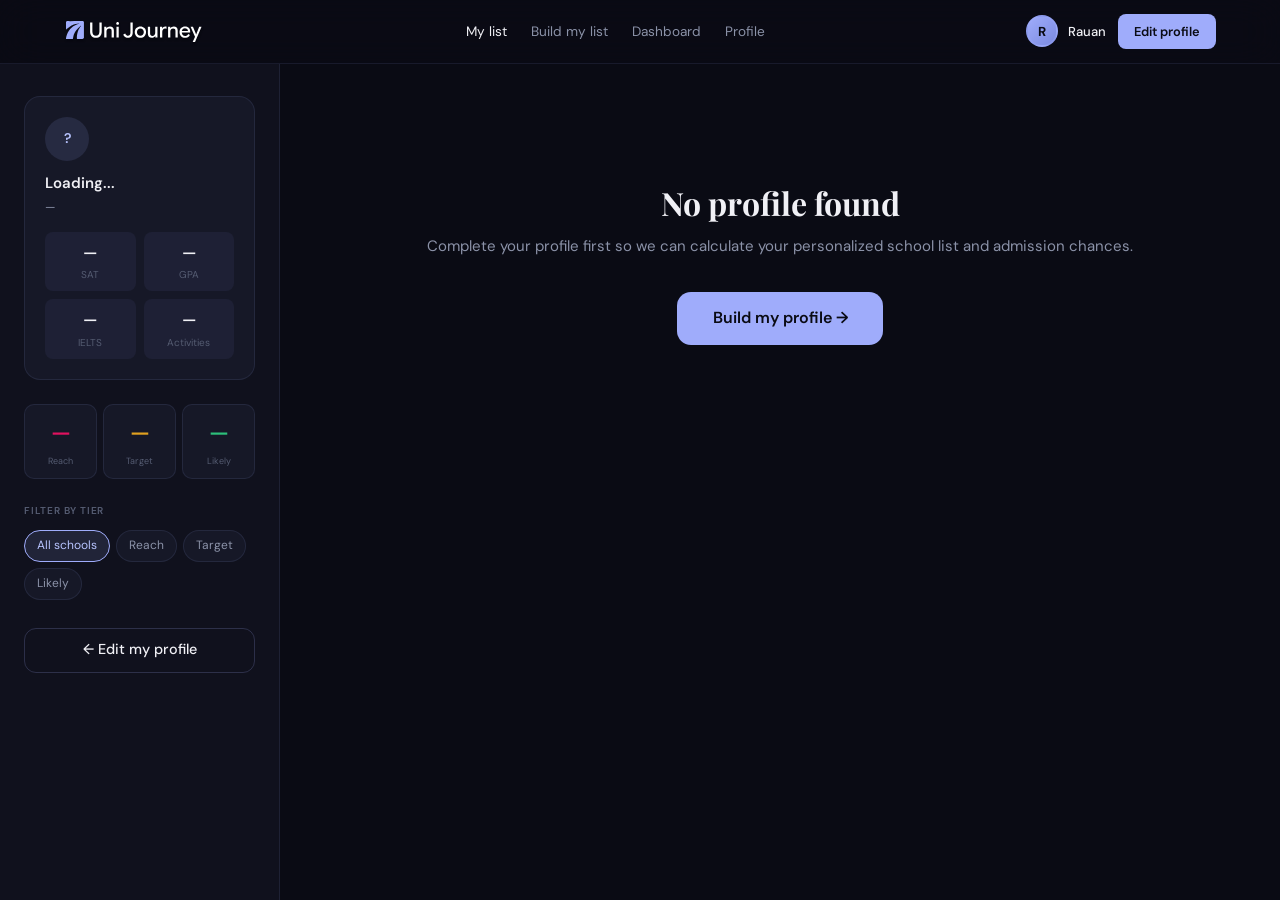
<file: frontend/results.html>
<!DOCTYPE html>
<html lang="en">
<head>
<meta charset="UTF-8"/>
<meta name="viewport" content="width=device-width, initial-scale=1.0"/>
<title>UniJourney — Your School List</title>
<link rel="preconnect" href="https://fonts.googleapis.com"/>
<link rel="preconnect" href="https://fonts.gstatic.com" crossorigin/>
<link href="https://fonts.googleapis.com/css2?family=Playfair+Display:ital,wght@0,500;0,700;1,500&family=DM+Sans:opsz,wght@9..40,300;9..40,400;9..40,500;9..40,600&display=swap" rel="stylesheet"/>
<link rel="stylesheet" href="style.css"/>
<style>
.results-layout {
  display: grid;
  grid-template-columns: 280px 1fr;
  min-height: calc(100vh - 64px);
}

/* ── Left panel: profile + filters ─── */
.left-panel {
  background: var(--bg2);
  border-right: 1px solid var(--border);
  padding: 2rem 1.5rem;
  position: sticky; top: 64px;
  height: calc(100vh - 64px);
  overflow-y: auto;
}
.profile-card {
  background: var(--bg3); border: 1px solid var(--border);
  border-radius: var(--radius-lg); padding: 1.25rem; margin-bottom: 1.5rem;
}
.profile-avatar {
  width: 44px; height: 44px; border-radius: 50%;
  background: var(--pri-dim); display: flex;
  align-items: center; justify-content: center;
  font-size: 14px; font-weight: 600; color: var(--pri-soft);
  margin-bottom: 10px;
}
.profile-name { font-size: 15px; font-weight: 600; color: var(--white); }
.profile-sub  { font-size: 12px; color: var(--slate); margin-top: 2px; margin-bottom: 14px; }
.stats-grid { display: grid; grid-template-columns: 1fr 1fr; gap: 8px; }
.stat-box {
  background: var(--bg4); border-radius: 8px;
  padding: 8px 10px; text-align: center;
}
.stat-val { font-size: 16px; font-weight: 600; color: var(--white); }
.stat-lbl { font-size: 10px; color: var(--slate-dim); margin-top: 1px; }

.filter-section { margin-top: 1.5rem; }
.filter-label {
  font-size: 10px; font-weight: 600;
  text-transform: uppercase; letter-spacing: .08em;
  color: var(--slate-dim); margin-bottom: 10px;
}
.filter-chips { display: flex; flex-wrap: wrap; gap: 6px; }
.f-chip {
  padding: 5px 12px; border-radius: 20px;
  border: 1px solid var(--border); background: var(--bg3);
  font-size: 12px; color: var(--slate);
  cursor: pointer; transition: all .15s;
}
.f-chip:hover { border-color: var(--border-mid); color: var(--white); }
.f-chip.on { background: var(--pri-dim); border-color: var(--pri); color: var(--pri-soft); }

.summary-boxes { display: grid; grid-template-columns: 1fr 1fr 1fr; gap: 6px; margin-bottom: 1.5rem; }
.sum-box { background: var(--bg3); border: 1px solid var(--border); border-radius: 10px; padding: 10px 8px; text-align: center; }
.sum-n { font-size: 22px; font-weight: 600; }
.sum-l { font-size: 9px; color: var(--slate-dim); margin-top: 2px; }

/* ── Right panel: school cards ─── */
.right-panel { padding: 2.5rem clamp(1.5rem, 4vw, 3rem); }
.results-header { margin-bottom: 1.5rem; }
.results-header h1 { font-family: 'Playfair Display', serif; font-size: 1.8rem; font-weight: 700; color: var(--white); }
.results-header h1 em { font-style: italic; color: var(--pri-soft); }
.results-count { font-size: 13px; color: var(--slate); margin-top: 4px; }

.school-card {
  background: var(--bg2); border: 1px solid var(--border);
  border-radius: var(--radius-lg); margin-bottom: 10px;
  overflow: hidden; transition: border-color .2s; cursor: pointer;
}
.school-card:hover { border-color: var(--border-mid); }
.school-card.reach  { border-left: 3px solid var(--red); }
.school-card.target { border-left: 3px solid var(--amber); }
.school-card.likely { border-left: 3px solid var(--green); }

.card-top {
  padding: 16px 20px;
  display: flex; justify-content: space-between; align-items: flex-start; gap: 16px;
}
.card-left { flex: 1; }
.card-name-row { display: flex; align-items: center; gap: 10px; flex-wrap: wrap; margin-bottom: 3px; }
.card-name { font-size: 15px; font-weight: 600; color: var(--white); }
.card-location { font-size: 12px; color: var(--slate-dim); margin-bottom: 10px; }
.insights { display: flex; gap: 6px; flex-wrap: wrap; }
.ins-pill { font-size: 11px; padding: 3px 8px; border-radius: 5px; }
.ip-good { background: var(--green-dim); color: var(--green); }
.ip-warn { background: var(--amber-dim); color: var(--amber); }
.ip-info { background: var(--pri-dim);   color: var(--pri-soft); }

.card-right { text-align: right; flex-shrink: 0; }
.card-pct { font-size: 28px; font-weight: 700; line-height: 1; }
.card-pct-label { font-size: 11px; color: var(--slate-dim); margin-top: 2px; }

.card-bar { height: 3px; background: var(--bg4); margin: 0 20px 0; border-radius: 2px; overflow: hidden; }
.card-bar-fill { height: 100%; border-radius: 2px; transition: width .8s ease; }

.card-metrics {
  display: flex; gap: 0; padding: 10px 20px 14px;
  border-top: 1px solid var(--border);
}
.cm-item { flex: 1; text-align: center; }
.cm-item + .cm-item { border-left: 1px solid var(--border); }
.cm-val { font-size: 12px; font-weight: 500; color: var(--white); }
.cm-lbl { font-size: 10px; color: var(--slate-dim); margin-top: 2px; }
.cm-bar { height: 2px; background: var(--bg4); border-radius: 1px; margin: 4px 8px 0; overflow: hidden; }
.cm-bar-fill { height: 100%; border-radius: 1px; }

.card-expand { display: none; border-top: 1px solid var(--border); padding: 16px 20px 20px; }
.school-card.open .card-expand { display: block; }
.expand-grid { display: grid; grid-template-columns: 1fr 1fr; gap: 16px; margin-bottom: 14px; }
.expand-block label { font-size: 10px; font-weight: 600; text-transform: uppercase; letter-spacing: .07em; color: var(--slate-dim); display: block; margin-bottom: 5px; }
.expand-block p { font-size: 13px; color: var(--slate); line-height: 1.65; }
.expand-block p strong { color: var(--white); font-weight: 500; }
.expand-actions { display: flex; gap: 8px; flex-wrap: wrap; margin-top: 14px; }

.no-profile-state { text-align: center; padding: 5rem 2rem; }
.no-profile-state h2 { font-family: 'Playfair Display', serif; font-size: 2rem; color: var(--white); margin-bottom: .75rem; }
.no-profile-state p { color: var(--slate); margin-bottom: 2rem; line-height: 1.7; }

@media (max-width: 900px) {
  .results-layout { grid-template-columns: 1fr; }
  .left-panel { display: none; }
}
@media (max-width: 600px) {
  .expand-grid { grid-template-columns: 1fr; }
}
</style>
</head>
<body>

<nav>
  <a href="index.html" class="logo"><svg width="140" height="28" viewBox="0 0 281 56" fill="none" xmlns="http://www.w3.org/2000/svg"><g filter="url(#filter0_d_3005_5672)"><path d="M64.0304 39.6294C60.5195 39.6294 57.7009 38.5244 55.5748 36.3144C53.4487 34.1043 52.3856 31.2228 52.3856 27.6699V8.95436H56.9806V27.628C56.9806 30.0199 57.603 31.9082 58.8479 33.293C60.1068 34.6778 61.8343 35.3702 64.0304 35.3702C66.2544 35.3702 67.9889 34.6848 69.2338 33.314C70.4787 31.9432 71.1012 30.0479 71.1012 27.628V8.95436H75.6542V27.6909C75.6542 31.2998 74.6051 34.1952 72.5069 36.3773C70.4088 38.5454 67.5833 39.6294 64.0304 39.6294ZM80.7845 39V17.4309H85.1067V21.2915L84.5192 20.5991H85.2116C85.869 19.4801 86.8482 18.5639 88.149 17.8506C89.4499 17.1372 90.8137 16.7805 92.2405 16.7805C94.7163 16.7805 96.6466 17.5218 98.0314 19.0045C99.4162 20.4733 100.109 22.4945 100.109 25.0682V39H95.5975V25.9285C95.5975 24.2499 95.1919 22.9631 94.3806 22.0679C93.5833 21.1726 92.3733 20.725 90.7508 20.725C89.2121 20.725 87.9182 21.3195 86.8692 22.5085C85.8201 23.6834 85.2955 25.1242 85.2955 26.8307V39H80.7845ZM105.339 39V17.4309H109.85V39H105.339ZM107.605 13.6752C106.822 13.6752 106.15 13.4025 105.591 12.8569C105.045 12.2974 104.773 11.633 104.773 10.8637C104.773 10.0664 105.045 9.40196 105.591 8.87043C106.15 8.3389 106.822 8.07313 107.605 8.07313C108.403 8.07313 109.067 8.3389 109.598 8.87043C110.13 9.40196 110.396 10.0664 110.396 10.8637C110.396 11.633 110.13 12.2974 109.598 12.8569C109.067 13.4025 108.403 13.6752 107.605 13.6752ZM128.413 39.6294C126.888 39.6294 125.559 39.3917 124.426 38.9161C123.307 38.4405 122.314 37.7621 121.447 36.8809C120.593 35.9856 119.971 35.1184 119.579 34.2791C119.202 33.4259 119.013 32.9993 119.013 32.9993L122.811 30.985C122.811 30.985 122.971 31.2998 123.293 31.9292C123.615 32.5447 123.999 33.1182 124.447 33.6497C124.895 34.1672 125.419 34.5729 126.021 34.8666C126.636 35.1604 127.378 35.3072 128.245 35.3072C129.783 35.3072 131.014 34.8177 131.938 33.8385C132.875 32.8454 133.343 31.3977 133.343 29.4953V8.95436H137.917V29.5583C137.917 32.6775 137.036 35.1394 135.274 36.9438C133.525 38.7342 131.238 39.6294 128.413 39.6294ZM153.326 39.6294C150.067 39.6294 147.368 38.5384 145.227 36.3563C143.087 34.1742 142.017 31.4606 142.017 28.2155C142.017 24.9144 143.087 22.1867 145.227 20.0326C147.381 17.8645 150.081 16.7805 153.326 16.7805C156.571 16.7805 159.271 17.8715 161.425 20.0536C163.579 22.2217 164.656 24.9423 164.656 28.2155C164.656 31.4606 163.586 34.1742 161.446 36.3563C159.306 38.5384 156.599 39.6294 153.326 39.6294ZM153.347 35.6429C155.264 35.6429 156.886 34.9436 158.215 33.5448C159.544 32.146 160.208 30.3626 160.208 28.1945C160.208 25.9984 159.537 24.215 158.194 22.8442C156.865 21.4734 155.25 20.788 153.347 20.788C151.403 20.788 149.766 21.4804 148.438 22.8652C147.123 24.236 146.465 26.0124 146.465 28.1945C146.465 30.3626 147.123 32.146 148.438 33.5448C149.752 34.9436 151.389 35.6429 153.347 35.6429ZM176.219 39.6294C173.715 39.6294 171.771 38.8951 170.386 37.4264C169.001 35.9577 168.309 33.8945 168.309 31.2368V17.4309H172.82V30.4395C172.82 32.188 173.218 33.5238 174.016 34.447C174.813 35.3702 175.974 35.8318 177.499 35.8318C179.093 35.8318 180.422 35.2373 181.485 34.0483C182.548 32.8454 183.08 31.3837 183.08 29.6632V17.4309H187.591V39H183.29V33.8385L185.367 35.9157H183.185C182.555 37.0207 181.611 37.916 180.352 38.6013C179.107 39.2867 177.73 39.6294 176.219 39.6294ZM192.718 39V17.4309H197.019V21.3335L196.494 20.8299H197.124C197.599 19.641 198.411 18.6688 199.558 17.9135C200.719 17.1582 201.922 16.7805 203.166 16.7805C203.502 16.7805 203.859 16.8085 204.236 16.8644C204.628 16.9204 204.971 16.9973 205.265 17.0952C205.572 17.1791 205.726 17.2211 205.726 17.2211V21.6692C205.726 21.6692 205.523 21.6063 205.118 21.4804C204.726 21.3545 204.306 21.2566 203.859 21.1866C203.411 21.1167 203.034 21.0817 202.726 21.0817C201.201 21.0817 199.9 21.6692 198.823 22.8442C197.76 24.0052 197.229 25.4739 197.229 27.2503V39H192.718ZM208.905 39V17.4309H213.227V21.2915L212.639 20.5991H213.332C213.989 19.4801 214.968 18.5639 216.269 17.8506C217.57 17.1372 218.934 16.7805 220.361 16.7805C222.836 16.7805 224.767 17.5218 226.151 19.0045C227.536 20.4733 228.229 22.4945 228.229 25.0682V39H223.718V25.9285C223.718 24.2499 223.312 22.9631 222.501 22.0679C221.703 21.1726 220.493 20.725 218.871 20.725C217.332 20.725 216.038 21.3195 214.989 22.5085C213.94 23.6834 213.416 25.1242 213.416 26.8307V39H208.905ZM242.922 39.6294C239.705 39.6294 237.061 38.5594 234.991 36.4193C232.921 34.2652 231.886 31.5236 231.886 28.1945C231.886 24.9074 232.907 22.1867 234.949 20.0326C237.005 17.8645 239.593 16.7805 242.712 16.7805C245.831 16.7805 248.356 17.7387 250.286 19.655C252.231 21.5713 253.203 23.9772 253.203 26.8726V29.1177H234.278V26.0753H248.776C248.678 24.4947 248.083 23.1939 246.992 22.1728C245.915 21.1377 244.489 20.6201 242.712 20.6201C240.824 20.6201 239.278 21.3055 238.075 22.6763C236.872 24.0331 236.271 25.8585 236.271 28.1525C236.271 30.4885 236.935 32.3628 238.264 33.7756C239.593 35.1744 241.243 35.8737 243.216 35.8737C244.167 35.8737 244.985 35.7479 245.671 35.4961C246.37 35.2303 246.999 34.8666 247.559 34.405C248.118 33.9294 248.734 33.1881 249.405 32.181L252.699 34.0693C251.874 35.538 250.993 36.6501 250.056 37.4054C249.133 38.1467 248.104 38.6993 246.971 39.0629C245.852 39.4406 244.503 39.6294 242.922 39.6294ZM258.263 47.8752L263.509 36.4822L263.572 39.0629L254.088 17.4309H258.851L264.642 31.2998L265.166 32.8734H265.271L265.838 31.2788L271.377 17.4309H276.056L262.984 47.8752C262.998 47.8752 262.998 47.8752 262.984 47.8752H258.263Z" fill="white"/><g clip-path="url(#clip0_3005_5672)"><path d="M3.5 8.5813C4.34473 7.60883 4.97372 6.35749 6.3718 6.15012C16.5128 6.49907 26.9507 5.68534 37.0566 6.1444C37.914 6.18301 38.7923 6.40897 39.4381 7.00246C39.6132 7.16406 40.3039 8.60418 40.3431 8.86732C40.7017 11.3014 40.3347 15.6417 40.3431 18.306C40.3655 25.1433 40.3277 31.9864 40.3417 38.8266C40.1428 40.6471 38.7937 41.7554 37.0566 41.9084C33.6973 42.203 29.9402 41.671 26.5374 41.9113C25.9771 41.9156 25.9477 41.4265 25.9085 40.9803C25.4854 36.1108 26.7266 29.7254 28.437 25.3135C28.643 24.7815 28.94 23.8934 29.1375 23.4544C29.9318 21.6939 31.3929 19.2985 32.4996 17.734C32.6677 17.4951 34.1722 16.0207 34.3207 15.3042C34.0672 15.0725 32.2012 16.4812 31.872 16.7357C31.6128 16.936 27.2953 21.0933 25.9169 22.7408C24.593 24.3239 23.95 25.1748 22.8349 27.0311C19.8244 32.0407 19.0091 35.064 18.0257 40.8058C17.9893 41.0175 17.7119 41.6768 17.5816 41.9041H4.1304C3.62468 41.9041 4.22706 39.483 4.2915 39.0926C4.95831 35.001 6.98539 29.887 9.52378 26.03C9.91042 25.4436 10.5058 24.5799 10.9247 24.0278C11.8534 22.8008 13.0232 21.6896 14.0808 20.5999C15.6134 19.0196 16.835 17.8684 18.6295 16.5913C21.1118 14.8251 23.9416 13.355 26.8218 12.2981C27.9565 11.882 29.1977 11.3986 30.3983 11.2985V10.8709C25.6297 11.0811 20.6383 12.414 16.2942 14.4204C15.6456 14.7207 10.4512 17.9528 9.38509 18.7365C8.17193 19.6274 6.87472 20.4397 5.74421 21.5266C5.46683 21.7926 4.10098 23.7704 3.64289 23.3142L3.5028 17.7368V8.5813H3.5ZM34.5981 15.3014C34.699 15.1011 34.5098 14.9195 34.4608 15.0168C34.36 15.217 34.5491 15.3986 34.5981 15.3014Z" fill="#9FACFB"/></g></g><defs><filter id="filter0_d_3005_5672" x="0" y="5.5" width="280.057" height="50.375" filterUnits="userSpaceOnUse" color-interpolation-filters="sRGB"><feFlood flood-opacity="0" result="BackgroundImageFix"/><feColorMatrix in="SourceAlpha" type="matrix" values="0 0 0 0 0 0 0 0 0 0 0 0 0 0 0 0 0 0 127 0" result="hardAlpha"/><feOffset dy="4"/><feGaussianBlur stdDeviation="2"/><feComposite in2="hardAlpha" operator="out"/><feColorMatrix type="matrix" values="0 0 0 0 0 0 0 0 0 0 0 0 0 0 0 0 0 0 0.25 0"/><feBlend mode="normal" in2="BackgroundImageFix" result="effect1_dropShadow_3005_5672"/><feBlend mode="normal" in="SourceGraphic" in2="effect1_dropShadow_3005_5672" result="shape"/></filter><clipPath id="clip0_3005_5672"><rect width="37" height="36" fill="white" transform="translate(4 42.5) rotate(-90)"/></clipPath></defs></svg></a>
  <ul class="nav-links">
    <li><a href="results.html" style="color:var(--white);">My list</a></li>
    <li><a href="pick.html">Build my list</a></li>
    <li><a href="dashboard.html">Dashboard</a></li>
    <li><a href="profile.html">Profile</a></li>
  </ul>
  <div style="display:flex;align-items:center;gap:12px;">
    <div style="display:flex;align-items:center;gap:10px;">
    <div style="width:32px;height:32px;border-radius:50%;background:linear-gradient(135deg,#9FACFB,#7B8AE0);display:flex;align-items:center;justify-content:center;font-size:13px;font-weight:700;color:#0A0B14;border:2px solid rgba(159,172,251,0.3);flex-shrink:0;">R</div>
    <span style="font-size:13px;font-weight:500;color:var(--white);">Rauan</span>
  </div>
    <a href="profile.html" class="btn btn-primary btn-sm">Edit profile</a>
  </div>
</nav>

<div class="results-layout">

  <!-- Left: profile summary + filters -->
  <aside class="left-panel" id="leftPanel">
    <div class="profile-card">
      <div class="profile-avatar" id="profileAvatar">?</div>
      <div class="profile-name" id="profileName">Loading...</div>
      <div class="profile-sub"  id="profileSub">—</div>
      <div class="stats-grid">
        <div class="stat-box"><div class="stat-val" id="statSat">—</div><div class="stat-lbl">SAT</div></div>
        <div class="stat-box"><div class="stat-val" id="statGpa">—</div><div class="stat-lbl">GPA</div></div>
        <div class="stat-box"><div class="stat-val" id="statIelts">—</div><div class="stat-lbl">IELTS</div></div>
        <div class="stat-box"><div class="stat-val" id="statActs">—</div><div class="stat-lbl">Activities</div></div>
      </div>
    </div>

    <div class="summary-boxes">
      <div class="sum-box"><div class="sum-n reach" id="cntReach">—</div><div class="sum-l">Reach</div></div>
      <div class="sum-box"><div class="sum-n target" id="cntTarget">—</div><div class="sum-l">Target</div></div>
      <div class="sum-box"><div class="sum-n likely" id="cntLikely">—</div><div class="sum-l">Likely</div></div>
    </div>

    <div class="filter-section">
      <div class="filter-label">Filter by tier</div>
      <div class="filter-chips">
        <div class="f-chip on" data-f="all"    onclick="setFilter('all')">All schools</div>
        <div class="f-chip"    data-f="reach"  onclick="setFilter('reach')">Reach</div>
        <div class="f-chip"    data-f="target" onclick="setFilter('target')">Target</div>
        <div class="f-chip"    data-f="likely" onclick="setFilter('likely')">Likely</div>
      </div>
    </div>

    <div class="filter-section" style="margin-top:1.25rem;">
      <a href="profile.html" class="btn btn-ghost" style="width:100%;justify-content:center;margin-top:.5rem;">← Edit my profile</a>
    </div>
  </aside>

  <!-- Right: school list -->
  <div class="right-panel">
    <div id="pageContent">
      <div style="text-align:center;padding:4rem;color:var(--slate);">Loading your results...</div>
    </div>
  </div>
</div>

<div id="toast"></div>

<script src="api.js"></script>
<script>
let allResults = [];
let activeFilter = 'all';
let profile = null;

async function init() {
  // Load profile from server or localStorage
  profile = await loadProfile();
  if (!profile) {
    const local = localStorage.getItem('uj_profile_local');
    if (local) profile = JSON.parse(local);
  }

  if (!profile || (!profile.gpa && !profile.sat && !profile.act)) {
    document.getElementById('pageContent').innerHTML = `
      <div class="no-profile-state">
        <h2>No profile found</h2>
        <p>Complete your profile first so we can calculate your personalized school list and admission chances.</p>
        <a href="profile.html" class="btn btn-primary btn-lg">Build my profile →</a>
      </div>`;
    return;
  }

  // Populate sidebar
  const initials = ((profile.first_name||'?')[0]+(profile.last_name||'?'||'')[0]||'?').toUpperCase();
  document.getElementById('profileAvatar').textContent = initials;
  document.getElementById('profileName').textContent = profile.first_name ? `${profile.first_name}` + (profile.last_name ? ` ${profile.last_name}` : '') : 'Your profile';
  document.getElementById('profileSub').textContent = [profile.grade, profile.country, profile.major].filter(Boolean).join(' · ') || 'No details yet';
  document.getElementById('statSat').textContent   = profile.sat   || (profile.act ? `ACT ${profile.act}` : '—');
  document.getElementById('statGpa').textContent   = profile.gpa   ? parseFloat(profile.gpa).toFixed(1) : '—';
  document.getElementById('statIelts').textContent = profile.ielts ? parseFloat(profile.ielts).toFixed(1) : '—';
  document.getElementById('statActs').textContent  = (profile.activities||[]).filter(Boolean).length;

  // Calculate chances
  const unis = await getUniversities();
  allResults = unis.map(uni => {
    const { final, scores } = calcChance(uni, profile);
    return { uni, final, scores, tier: getTier(final) };
  }).sort((a,b) => b.final - a.final);

  document.getElementById('cntReach').textContent  = allResults.filter(r=>r.tier==='reach').length;
  document.getElementById('cntTarget').textContent = allResults.filter(r=>r.tier==='target').length;
  document.getElementById('cntLikely').textContent = allResults.filter(r=>r.tier==='likely').length;

  renderResults();
}

function renderResults() {
  const filtered = activeFilter === 'all' ? allResults : allResults.filter(r => r.tier === activeFilter);

  const alerts = [];
  if (!profile.sat && !profile.act) alerts.push({ type:'warn', text:'<strong>No test score on file.</strong> Taking the SAT (aim 1350+) could move you from reach to target at several schools.' });
  if (!profile.gpa) alerts.push({ type:'info', text:'<strong>GPA not entered.</strong> <a href="profile.html">Add your GPA</a> for more accurate chance scores.' });

  const alertsHtml = alerts.map(a => `<div class="alert alert-${a.type}"><span class="alert-dot"></span><div>${a.text}</div></div>`).join('');

  document.getElementById('pageContent').innerHTML = `
    <div style="display:flex;align-items:center;justify-content:space-between;flex-wrap:wrap;gap:1rem;margin-bottom:1.5rem;"><div style="display:flex;gap:10px;"><a href="pick.html" class="btn btn-primary">Build my list of 5 →</a><a href="dashboard.html" class="btn btn-ghost">Dashboard</a></div></div>
    <div class="results-header">
      <h1>Your <em>personalized</em> school list</h1>
      <div class="results-count" id="resultsCount">${filtered.length} schools · sorted by your chance</div>
    </div>
    ${alertsHtml}
    <div id="schoolList"></div>
    <p style="font-size:12px;color:var(--slate-dim);margin-top:2rem;line-height:1.6;">
      Chance scores are estimates based on your profile, historical data, and Common Data Set reports.
      Actual admission depends on essays, recommendations, and factors not captured here.
    </p>`;

  renderCards();
}

function renderCards() {
  const filtered = activeFilter === 'all' ? allResults : allResults.filter(r => r.tier === activeFilter);
  document.getElementById('resultsCount').textContent = `${filtered.length} schools · sorted by your chance`;

  document.getElementById('schoolList').innerHTML = filtered.map(r => {
    const u = r.uni;
    const tc = r.tier === 'reach' ? 'var(--red)' : r.tier === 'target' ? 'var(--amber)' : 'var(--green)';
    const insights = [
      u.acceptance_rate < 0.15 ? {t:'ip-warn',l:'Highly selective'} : null,
      u.acceptance_rate > 0.5  ? {t:'ip-good',l:'Accessible'} : null,
      u.ielts_min <= 6.5       ? {t:'ip-good',l:'IELTS 6.5+'} : {t:'ip-warn',l:'IELTS 7.0+'},
    ].filter(Boolean).slice(0,3);

    const insHtml = insights.map(i => `<span class="ins-pill ${i.t}">${i.l}</span>`).join('');
    const metricBar = (v) => {
      const c = v>=70?'var(--green)':v>=50?'var(--amber)':'var(--red)';
      return `<div class="cm-bar"><div class="cm-bar-fill" style="width:${v}%;background:${c};"></div></div>`;
    };

    return `
    <div class="school-card ${r.tier}" id="card-${u.id}" onclick="toggleCard('${u.id}')">
      <div class="card-top">
        <div class="card-left">
          <div class="card-name-row">
            <span class="card-name">${u.name}</span>
            <span class="badge-${r.tier}">${r.tier}</span>
          </div>
          <div class="card-location">${u.city}, ${u.state} · ${u.type} · ${Math.round(u.acceptance_rate*100)}% admit rate</div>
          <div class="insights">${insHtml}</div>
        </div>
        <div class="card-right">
          <div class="card-pct" style="color:${tc};">${r.final}%</div>
          <div class="card-pct-label">your chance</div>
          <a href="university.html?id=${u.scorecard_id||u.id}" class="btn btn-sm btn-ghost" style="margin-top:8px;" onclick="event.stopPropagation()">Full details →</a>
        </div>
      </div>
      <div class="card-bar"><div class="card-bar-fill" style="width:${r.final}%;background:${tc};"></div></div>
      <div class="card-metrics">
        <div class="cm-item"><div class="cm-val">${Math.round(r.scores.sat)}%</div><div class="cm-lbl">SAT/ACT</div>${metricBar(r.scores.sat)}</div>
        <div class="cm-item"><div class="cm-val">${Math.round(r.scores.gpa)}%</div><div class="cm-lbl">GPA</div>${metricBar(r.scores.gpa)}</div>
        <div class="cm-item"><div class="cm-val">${Math.round(r.scores.ielts)}%</div><div class="cm-lbl">IELTS</div>${metricBar(r.scores.ielts)}</div>
        <div class="cm-item"><div class="cm-val">${Math.round(r.scores.essay)}%</div><div class="cm-lbl">Essay</div>${metricBar(r.scores.essay)}</div>
        <div class="cm-item"><div class="cm-val">${Math.round(r.scores.ec)}%</div><div class="cm-lbl">ECs</div>${metricBar(r.scores.ec)}</div>
      </div>
      <div class="card-expand">
        <div class="expand-grid">
          <div class="expand-block"><label>Why it fits you</label><p>${u.whyFit}</p></div>
          <div class="expand-block"><label>Financial aid</label><p>${u.aidNote}</p></div>
          <div class="expand-block"><label>Median admitted</label><p><strong>GPA ${u.gpa_avg}</strong> · <strong>SAT ${(u.sat_reading_25||0)+(u.sat_math_25||0)}–${(u.sat_reading_75||0)+(u.sat_math_75||0)}</strong><br>You: GPA ${profile.gpa||'—'} · SAT ${profile.sat||'—'}</p></div>
          <div class="expand-block"><label>Key action</label><p>${u.keyAction}</p></div>
        </div>
        <div class="expand-actions">
          <a href="university.html?id=${u.scorecard_id||u.id}" class="btn btn-primary btn-sm" onclick="event.stopPropagation()">Full details & radar →</a>
          <button class="btn btn-ghost btn-sm" onclick="event.stopPropagation();saveSchool('${u.id}','${u.name}',${r.final},'${r.tier}')">Save school</button>
        </div>
      </div>
    </div>`;
  }).join('');
}

function toggleCard(id) {
  document.getElementById('card-'+id).classList.toggle('open');
}

function setFilter(f) {
  activeFilter = f;
  document.querySelectorAll('.f-chip').forEach(c => c.classList.toggle('on', c.dataset.f === f));
  renderCards();
}

async function saveSchool(id, name, chance, tier) {
  try {
    await apiPost('/saved', { session_id: getSessionId(), school_id: id, school_name: name, chance, tier });
    toast(`${name} saved!`, 'success');
  } catch { toast('Could not save school', 'error'); }
}

init();
</script>
</body>
</html>
</file>
<file: style.css>
/* ── Reset + Variables ──────────────────────────────────── */
*, *::before, *::after { box-sizing: border-box; margin: 0; padding: 0; }

:root {
  --pri:        #9FACFB;
  --pri-deep:   #7B8AE0;
  --pri-soft:   #B8C4FF;
  --pri-dim:    rgba(159,172,251,0.12);
  --bg:         #0A0B14;
  --bg2:        #10111D;
  --bg3:        #161827;
  --bg4:        #1E2035;
  --bg5:        #252840;
  --white:      #F0F0F5;
  --slate:      #8B92A8;
  --slate-dim:  #555C72;
  --border:     rgba(159,172,251,0.1);
  --border-mid: rgba(159,172,251,0.2);
  --green:      #2DBF7B;
  --green-dim:  rgba(45,191,123,0.1);
  --amber:      #E0A020;
  --amber-dim:  rgba(224,160,32,0.1);
  --red:        #E0115F;
  --red-dim:    rgba(224,17,95,0.1);
  --radius:     12px;
  --radius-lg:  16px;
}

html { scroll-behavior: smooth; }

body {
  font-family: 'DM Sans', sans-serif;
  font-size: 15px;
  line-height: 1.65;
  color: var(--white);
  background: var(--bg);
  -webkit-font-smoothing: antialiased;
  min-height: 100vh;
}

/* ── Typography ─────────────────────────────────────────── */
.serif { font-family: 'Playfair Display', serif; }
h1, h2, h3 { line-height: 1.2; }
em { font-style: italic; color: var(--pri-soft); }
a { color: var(--pri); text-decoration: none; transition: color .2s; }
a:hover { color: var(--pri-soft); }

/* ── Nav ────────────────────────────────────────────────── */
nav {
  position: sticky; top: 0; z-index: 100;
  display: flex; align-items: center; justify-content: space-between;
  padding: 0 clamp(1.5rem, 5vw, 4rem);
  height: 64px;
  background: rgba(10,11,20,0.9);
  backdrop-filter: blur(20px);
  border-bottom: 1px solid var(--border);
}

.logo {
  display: flex; align-items: center; gap: 10px;
  font-family: 'Playfair Display', serif;
  font-size: 1.2rem; font-weight: 700;
  color: var(--white); text-decoration: none;
}

.logo-dot {
  width: 8px; height: 8px; border-radius: 50%;
  background: var(--pri); box-shadow: 0 0 10px var(--pri);
}

.nav-links { display: flex; align-items: center; gap: 1.5rem; list-style: none; }
.nav-links a { font-size: .85rem; color: var(--slate); }
.nav-links a:hover { color: var(--white); }

/* ── Buttons ────────────────────────────────────────────── */
.btn {
  display: inline-flex; align-items: center; gap: 6px;
  font-family: 'DM Sans', sans-serif; font-weight: 500;
  border-radius: var(--radius); padding: .6rem 1.4rem;
  cursor: pointer; text-decoration: none;
  transition: all .2s; border: none; font-size: .9rem;
}
.btn-primary { background: var(--pri); color: #0A0B14; font-weight: 600; }
.btn-primary:hover { background: var(--pri-deep); color: #fff; }
.btn-ghost { background: transparent; border: 1px solid var(--border-mid); color: var(--white); }
.btn-ghost:hover { background: var(--pri-dim); border-color: var(--pri); }
.btn-danger { background: var(--red-dim); border: 1px solid var(--red); color: var(--red); }
.btn-danger:hover { background: var(--red); color: #fff; }
.btn-lg { font-size: 1rem; padding: .85rem 2.2rem; border-radius: 14px; }
.btn-sm { font-size: .8rem; padding: .45rem 1rem; border-radius: 8px; }
.btn:disabled { opacity: .4; cursor: not-allowed; }

/* ── Form ───────────────────────────────────────────────── */
.field { margin-bottom: 1.25rem; }
.field label {
  display: block; font-size: 13px; font-weight: 500;
  color: var(--white); margin-bottom: 5px;
}
.field .hint { font-size: 12px; color: var(--slate-dim); margin-bottom: 6px; }

input, select, textarea {
  width: 100%;
  font-family: 'DM Sans', sans-serif; font-size: 14px;
  background: var(--bg3); color: var(--white);
  border: 1px solid var(--border);
  border-radius: var(--radius); padding: 11px 14px;
  transition: border-color .2s; outline: none;
  appearance: none;
}
input::placeholder, textarea::placeholder { color: var(--slate-dim); }
input:focus, select:focus, textarea:focus {
  border-color: var(--pri);
  box-shadow: 0 0 0 3px var(--pri-dim);
}
select {
  background-image: url("data:image/svg+xml,%3Csvg xmlns='http://www.w3.org/2000/svg' width='12' height='8' viewBox='0 0 12 8'%3E%3Cpath d='M1 1l5 5 5-5' stroke='%238B92A8' stroke-width='1.5' fill='none' stroke-linecap='round'/%3E%3C/svg%3E");
  background-repeat: no-repeat;
  background-position: right 12px center;
  padding-right: 36px; cursor: pointer;
}
select option { background: var(--bg3); }
textarea { resize: vertical; min-height: 100px; line-height: 1.6; }

.grid-2 { display: grid; grid-template-columns: 1fr 1fr; gap: 1rem; }
.grid-3 { display: grid; grid-template-columns: 1fr 1fr 1fr; gap: 1rem; }

/* ── Cards ──────────────────────────────────────────────── */
.card {
  background: var(--bg2); border: 1px solid var(--border);
  border-radius: var(--radius-lg); padding: 1.5rem;
}
.card-sm { padding: 1rem 1.25rem; }

/* ── Chips ──────────────────────────────────────────────── */
.chip-group { display: flex; flex-wrap: wrap; gap: 8px; }
.chip {
  padding: 6px 14px; border-radius: 20px;
  border: 1px solid var(--border); background: var(--bg3);
  font-size: 13px; cursor: pointer; color: var(--slate);
  transition: all .15s; user-select: none;
}
.chip:hover { border-color: var(--border-mid); color: var(--white); }
.chip.selected { background: var(--pri-dim); border-color: var(--pri); color: var(--pri-soft); }

/* ── Tier colors ─────────────────────────────────────────── */
.reach  { color: var(--red); }
.target { color: var(--amber); }
.likely { color: var(--green); }

.badge-reach  { background: var(--red-dim);   color: var(--red);   border-radius: 5px; padding: 2px 8px; font-size: 11px; font-weight: 600; }
.badge-target { background: var(--amber-dim); color: var(--amber); border-radius: 5px; padding: 2px 8px; font-size: 11px; font-weight: 600; }
.badge-likely { background: var(--green-dim); color: var(--green); border-radius: 5px; padding: 2px 8px; font-size: 11px; font-weight: 600; }

/* ── Section headers ─────────────────────────────────────── */
.eyebrow {
  font-size: .72rem; font-weight: 600; letter-spacing: .1em;
  text-transform: uppercase; color: var(--pri-soft); margin-bottom: .6rem;
}
.section-title {
  font-family: 'Playfair Display', serif;
  font-size: clamp(1.8rem, 3vw, 2.5rem);
  font-weight: 700; color: var(--white); margin-bottom: .75rem;
}
.section-sub {
  font-size: 1rem; color: var(--slate);
  max-width: 560px; line-height: 1.75; margin-bottom: 2.5rem;
}

/* ── Alerts ──────────────────────────────────────────────── */
.alert {
  padding: 12px 16px; border-radius: var(--radius);
  font-size: 13px; line-height: 1.6;
  display: flex; gap: 10px; align-items: flex-start; margin-bottom: 12px;
}
.alert-warn { background: var(--amber-dim); border: 1px solid rgba(224,160,32,.3); color: #E0B84A; }
.alert-info { background: var(--pri-dim);   border: 1px solid var(--border-mid);   color: var(--pri-soft); }
.alert-success { background: var(--green-dim); border: 1px solid rgba(45,191,123,.3); color: var(--green); }
.alert-danger  { background: var(--red-dim);   border: 1px solid rgba(224,17,95,.3);  color: var(--red); }
.alert-dot { width: 6px; height: 6px; border-radius: 50%; background: currentColor; flex-shrink: 0; margin-top: 4px; }

/* ── Toast ───────────────────────────────────────────────── */
#toast {
  position: fixed; bottom: 2rem; right: 2rem;
  background: var(--bg3); border: 1px solid var(--border);
  border-radius: var(--radius); padding: 12px 18px;
  font-size: 13px; color: var(--white);
  display: flex; align-items: center; gap: 8px;
  transform: translateY(80px); opacity: 0;
  transition: all .3s ease; z-index: 999;
  pointer-events: none;
}
#toast.show { transform: translateY(0); opacity: 1; }
#toast.success::before { content: '✓'; color: var(--green); font-weight: 700; }
#toast.error::before   { content: '✗'; color: var(--red);   font-weight: 700; }

/* ── Footer ──────────────────────────────────────────────── */
footer {
  border-top: 1px solid var(--border);
  padding: 2rem clamp(1.5rem, 5vw, 4rem);
  display: flex; align-items: center; justify-content: space-between;
  flex-wrap: wrap; gap: 1rem;
  font-size: .8rem; color: var(--slate-dim);
}
.footer-links { display: flex; gap: 1.5rem; list-style: none; }
.footer-links a { color: var(--slate-dim); font-size: .8rem; }
.footer-links a:hover { color: var(--slate); }

/* ── Responsive ──────────────────────────────────────────── */
@media (max-width: 768px) {
  .grid-2, .grid-3 { grid-template-columns: 1fr; }
  .nav-links { display: none; }
}

@media (max-width: 500px) {
  nav { padding: 0 1rem; }
}
</file>
<file: frontend/style.css>
/* ── Reset + Variables ──────────────────────────────────── */
*, *::before, *::after { box-sizing: border-box; margin: 0; padding: 0; }

:root {
  --pri:        #9FACFB;
  --pri-deep:   #7B8AE0;
  --pri-soft:   #B8C4FF;
  --pri-dim:    rgba(159,172,251,0.12);
  --bg:         #0A0B14;
  --bg2:        #10111D;
  --bg3:        #161827;
  --bg4:        #1E2035;
  --bg5:        #252840;
  --white:      #F0F0F5;
  --slate:      #8B92A8;
  --slate-dim:  #555C72;
  --border:     rgba(159,172,251,0.1);
  --border-mid: rgba(159,172,251,0.2);
  --green:      #2DBF7B;
  --green-dim:  rgba(45,191,123,0.1);
  --amber:      #E0A020;
  --amber-dim:  rgba(224,160,32,0.1);
  --red:        #E0115F;
  --red-dim:    rgba(224,17,95,0.1);
  --radius:     12px;
  --radius-lg:  16px;
}

html { scroll-behavior: smooth; }

body {
  font-family: 'DM Sans', sans-serif;
  font-size: 15px;
  line-height: 1.65;
  color: var(--white);
  background: var(--bg);
  -webkit-font-smoothing: antialiased;
  min-height: 100vh;
}

/* ── Typography ─────────────────────────────────────────── */
.serif { font-family: 'Playfair Display', serif; }
h1, h2, h3 { line-height: 1.2; }
em { font-style: italic; color: var(--pri-soft); }
a { color: var(--pri); text-decoration: none; transition: color .2s; }
a:hover { color: var(--pri-soft); }

/* ── Nav ────────────────────────────────────────────────── */
nav {
  position: sticky; top: 0; z-index: 100;
  display: flex; align-items: center; justify-content: space-between;
  padding: 0 clamp(1.5rem, 5vw, 4rem);
  height: 64px;
  background: rgba(10,11,20,0.9);
  backdrop-filter: blur(20px);
  border-bottom: 1px solid var(--border);
}

.logo {
  display: flex; align-items: center; gap: 10px;
  font-family: 'Playfair Display', serif;
  font-size: 1.2rem; font-weight: 700;
  color: var(--white); text-decoration: none;
}

.logo-dot {
  width: 8px; height: 8px; border-radius: 50%;
  background: var(--pri); box-shadow: 0 0 10px var(--pri);
}

.nav-links { display: flex; align-items: center; gap: 1.5rem; list-style: none; }
.nav-links a { font-size: .85rem; color: var(--slate); }
.nav-links a:hover { color: var(--white); }

/* ── Buttons ────────────────────────────────────────────── */
.btn {
  display: inline-flex; align-items: center; gap: 6px;
  font-family: 'DM Sans', sans-serif; font-weight: 500;
  border-radius: var(--radius); padding: .6rem 1.4rem;
  cursor: pointer; text-decoration: none;
  transition: all .2s; border: none; font-size: .9rem;
}
.btn-primary { background: var(--pri); color: #0A0B14; font-weight: 600; }
.btn-primary:hover { background: var(--pri-deep); color: #fff; }
.btn-ghost { background: transparent; border: 1px solid var(--border-mid); color: var(--white); }
.btn-ghost:hover { background: var(--pri-dim); border-color: var(--pri); }
.btn-danger { background: var(--red-dim); border: 1px solid var(--red); color: var(--red); }
.btn-danger:hover { background: var(--red); color: #fff; }
.btn-lg { font-size: 1rem; padding: .85rem 2.2rem; border-radius: 14px; }
.btn-sm { font-size: .8rem; padding: .45rem 1rem; border-radius: 8px; }
.btn:disabled { opacity: .4; cursor: not-allowed; }

/* ── Form ───────────────────────────────────────────────── */
.field { margin-bottom: 1.25rem; }
.field label {
  display: block; font-size: 13px; font-weight: 500;
  color: var(--white); margin-bottom: 5px;
}
.field .hint { font-size: 12px; color: var(--slate-dim); margin-bottom: 6px; }

input, select, textarea {
  width: 100%;
  font-family: 'DM Sans', sans-serif; font-size: 14px;
  background: var(--bg3); color: var(--white);
  border: 1px solid var(--border);
  border-radius: var(--radius); padding: 11px 14px;
  transition: border-color .2s; outline: none;
  appearance: none;
}
input::placeholder, textarea::placeholder { color: var(--slate-dim); }
input:focus, select:focus, textarea:focus {
  border-color: var(--pri);
  box-shadow: 0 0 0 3px var(--pri-dim);
}
select {
  background-image: url("data:image/svg+xml,%3Csvg xmlns='http://www.w3.org/2000/svg' width='12' height='8' viewBox='0 0 12 8'%3E%3Cpath d='M1 1l5 5 5-5' stroke='%238B92A8' stroke-width='1.5' fill='none' stroke-linecap='round'/%3E%3C/svg%3E");
  background-repeat: no-repeat;
  background-position: right 12px center;
  padding-right: 36px; cursor: pointer;
}
select option { background: var(--bg3); }
textarea { resize: vertical; min-height: 100px; line-height: 1.6; }

.grid-2 { display: grid; grid-template-columns: 1fr 1fr; gap: 1rem; }
.grid-3 { display: grid; grid-template-columns: 1fr 1fr 1fr; gap: 1rem; }

/* ── Cards ──────────────────────────────────────────────── */
.card {
  background: var(--bg2); border: 1px solid var(--border);
  border-radius: var(--radius-lg); padding: 1.5rem;
}
.card-sm { padding: 1rem 1.25rem; }

/* ── Chips ──────────────────────────────────────────────── */
.chip-group { display: flex; flex-wrap: wrap; gap: 8px; }
.chip {
  padding: 6px 14px; border-radius: 20px;
  border: 1px solid var(--border); background: var(--bg3);
  font-size: 13px; cursor: pointer; color: var(--slate);
  transition: all .15s; user-select: none;
}
.chip:hover { border-color: var(--border-mid); color: var(--white); }
.chip.selected { background: var(--pri-dim); border-color: var(--pri); color: var(--pri-soft); }

/* ── Tier colors ─────────────────────────────────────────── */
.reach  { color: var(--red); }
.target { color: var(--amber); }
.likely { color: var(--green); }

.badge-reach  { background: var(--red-dim);   color: var(--red);   border-radius: 5px; padding: 2px 8px; font-size: 11px; font-weight: 600; }
.badge-target { background: var(--amber-dim); color: var(--amber); border-radius: 5px; padding: 2px 8px; font-size: 11px; font-weight: 600; }
.badge-likely { background: var(--green-dim); color: var(--green); border-radius: 5px; padding: 2px 8px; font-size: 11px; font-weight: 600; }

/* ── Section headers ─────────────────────────────────────── */
.eyebrow {
  font-size: .72rem; font-weight: 600; letter-spacing: .1em;
  text-transform: uppercase; color: var(--pri-soft); margin-bottom: .6rem;
}
.section-title {
  font-family: 'Playfair Display', serif;
  font-size: clamp(1.8rem, 3vw, 2.5rem);
  font-weight: 700; color: var(--white); margin-bottom: .75rem;
}
.section-sub {
  font-size: 1rem; color: var(--slate);
  max-width: 560px; line-height: 1.75; margin-bottom: 2.5rem;
}

/* ── Alerts ──────────────────────────────────────────────── */
.alert {
  padding: 12px 16px; border-radius: var(--radius);
  font-size: 13px; line-height: 1.6;
  display: flex; gap: 10px; align-items: flex-start; margin-bottom: 12px;
}
.alert-warn { background: var(--amber-dim); border: 1px solid rgba(224,160,32,.3); color: #E0B84A; }
.alert-info { background: var(--pri-dim);   border: 1px solid var(--border-mid);   color: var(--pri-soft); }
.alert-success { background: var(--green-dim); border: 1px solid rgba(45,191,123,.3); color: var(--green); }
.alert-danger  { background: var(--red-dim);   border: 1px solid rgba(224,17,95,.3);  color: var(--red); }
.alert-dot { width: 6px; height: 6px; border-radius: 50%; background: currentColor; flex-shrink: 0; margin-top: 4px; }

/* ── Toast ───────────────────────────────────────────────── */
#toast {
  position: fixed; bottom: 2rem; right: 2rem;
  background: var(--bg3); border: 1px solid var(--border);
  border-radius: var(--radius); padding: 12px 18px;
  font-size: 13px; color: var(--white);
  display: flex; align-items: center; gap: 8px;
  transform: translateY(80px); opacity: 0;
  transition: all .3s ease; z-index: 999;
  pointer-events: none;
}
#toast.show { transform: translateY(0); opacity: 1; }
#toast.success::before { content: '✓'; color: var(--green); font-weight: 700; }
#toast.error::before   { content: '✗'; color: var(--red);   font-weight: 700; }

/* ── Footer ──────────────────────────────────────────────── */
footer {
  border-top: 1px solid var(--border);
  padding: 2rem clamp(1.5rem, 5vw, 4rem);
  display: flex; align-items: center; justify-content: space-between;
  flex-wrap: wrap; gap: 1rem;
  font-size: .8rem; color: var(--slate-dim);
}
.footer-links { display: flex; gap: 1.5rem; list-style: none; }
.footer-links a { color: var(--slate-dim); font-size: .8rem; }
.footer-links a:hover { color: var(--slate); }

/* ── Responsive ──────────────────────────────────────────── */
@media (max-width: 768px) {
  .grid-2, .grid-3 { grid-template-columns: 1fr; }
  .nav-links { display: none; }
}

@media (max-width: 500px) {
  nav { padding: 0 1rem; }
}
</file>
